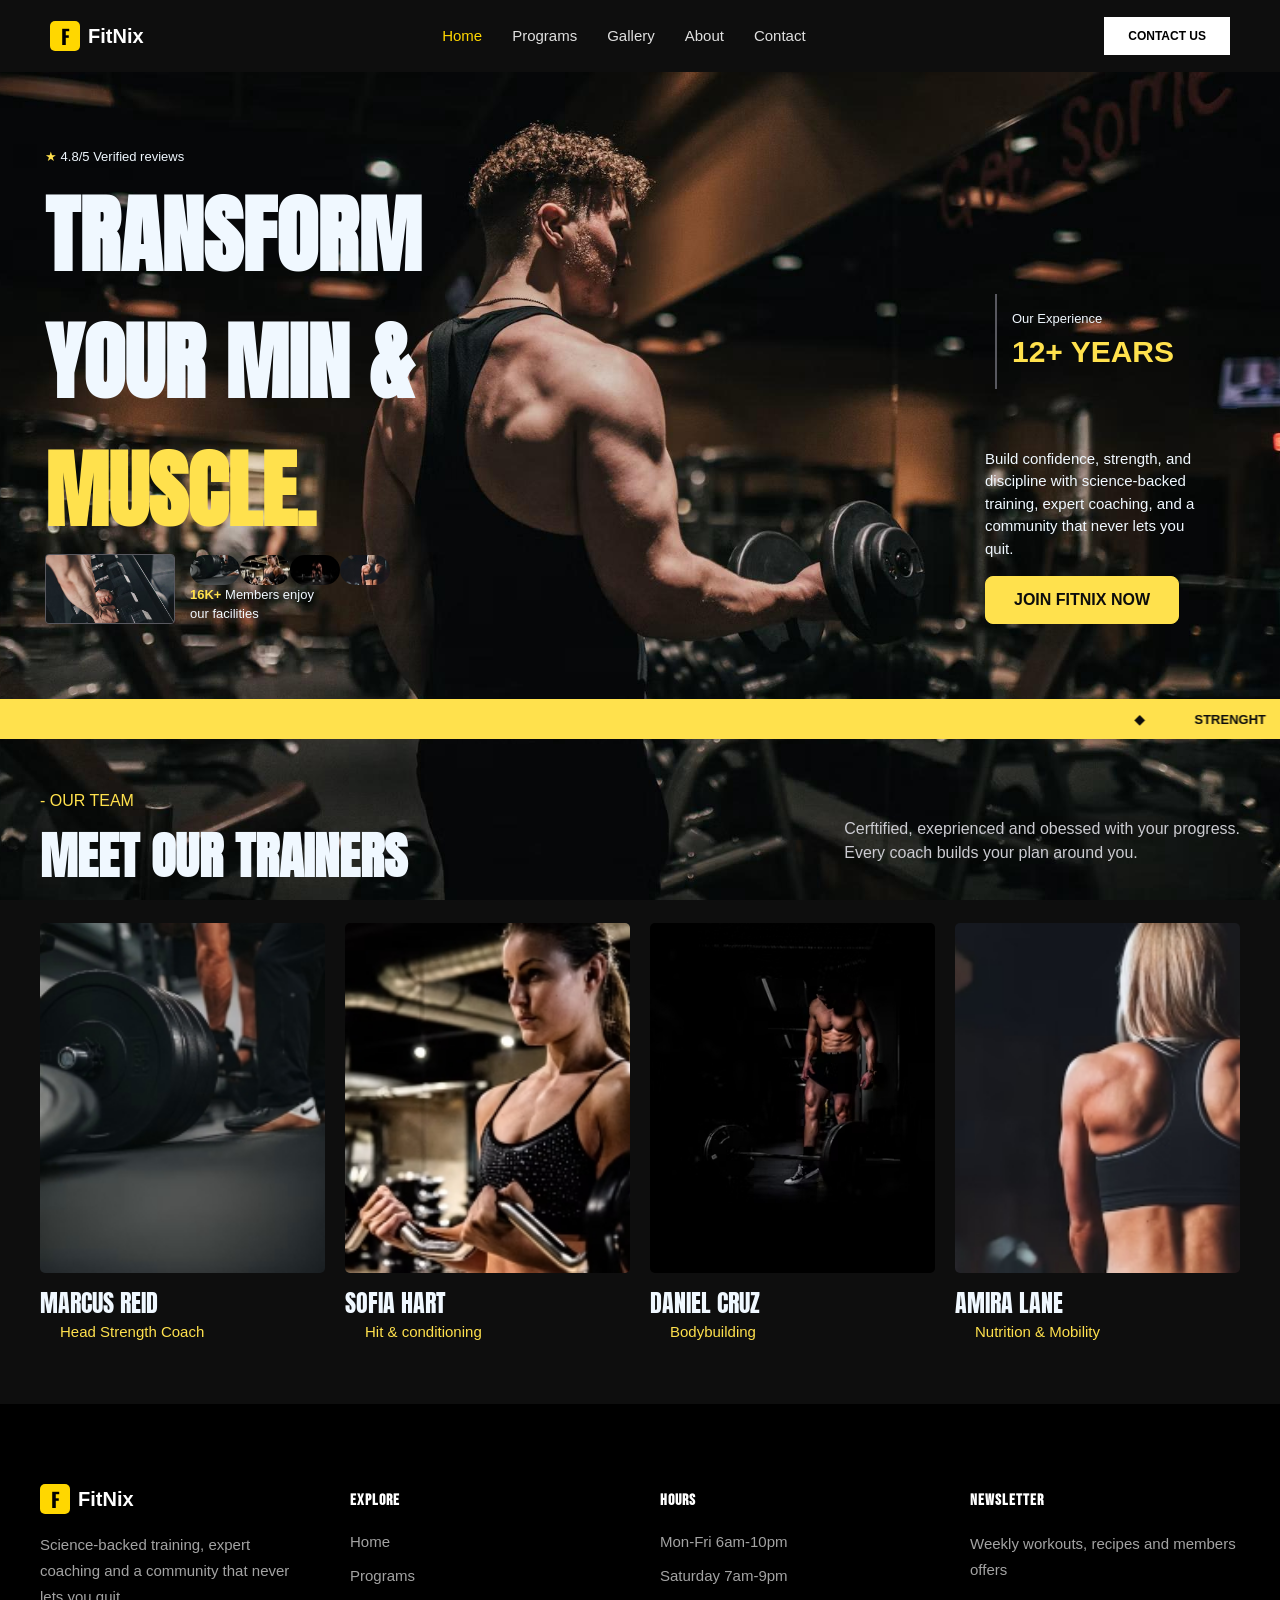
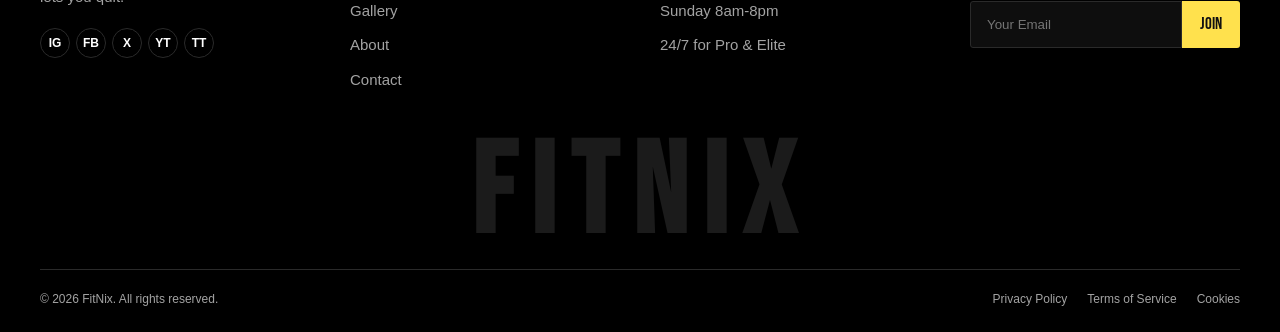
<file: index.html>
<!DOCTYPE html>
<html lang="en">
<head>
    <meta charset="UTF-8">
    <meta name="viewport" content="width=device-width, initial-scale=1.0">
    <meta
      name="description"
      content="Fit Nix, salle de sport à Casablanca : musculation, yoga, cardio et boxe fitness avec des coachs diplômés. Réservez votre cours d'essai gratuit."
    />
    <title>Fit Nix | Salle de sport à Casablanca</title>

    <link rel="preconnect" href="https://fonts.googleapis.com" />
    <link rel="preconnect" href="https://fonts.gstatic.com" crossorigin />
    <link
      href="https://fonts.googleapis.com/css2?family=Inter:wght@400;500;600&family=Poppins:wght@600;700;800&display=swap"
      rel="stylesheet"
    />

    <link rel="stylesheet" href="./css/navigation.css">
    <link rel="stylesheet" href="./css/footer.css">
    <link rel="stylesheet" href="./css/hero.css">
    <script src="./js/script.js" defer></script>
<link rel="stylesheet" href="./css/hero.css"></head>
<body class="page-home">
<nav class="navbar" aria-label="Main navigation">
        <a href="./index.html" class="logo" aria-label="FitNix home">
            <span class="logo-icon">F</span>
            <span class="logo-text">FitNix</span>
        </a>

        <ul class="nav-links" id="main-menu">
            <li><a href="./index.html" class="active">Home</a></li>
            <li><a href="./program.html">Programs</a></li>
            <li><a href="./gallery.html">Gallery</a></li>
            <li><a href="./about.html">About</a></li>
            <li><a href="./contact.html">Contact</a></li>
        </ul>

        <button class="menu-toggle" type="button" aria-label="Toggle menu" aria-controls="main-menu" aria-expanded="false">
            <span></span>
            <span></span>
            <span></span>
        </button>

        <div class="nav-action">
            <a href="./contact.html" class="btn-contact">CONTACT US</a>
        </div>
    </nav>
    
<main>
        <section>
            <div class="conteneur">
                <div class="gauche-main">
                    <p class="petite-texte paragraphe"><span class="etoile">★</span> 4.8/5 Verified reviews</p>
                    <h1>TRANSFORM <br>YOUR MIN & <strong class="titre-texte">MUSCLE.</strong></h1>
                    <div class="image-texte">
                        <div class="image-container">
                            <img class="image-main" src="image/ACCUEIL-2.jpg" alt="Des personnes s'entraînent dans une salle de sport lumineuse à Casablanca">
                        </div>
                        <div class="texte-main">
                            <div class="img-laut">
                            <img class="images-gauche" src="./image/barbell-deadlift-closeup-100x150.jpg" alt="Athlete soulevant une barre">
                            <img class="images-gauche" src="./image/woman-ez-bar-curl-100x67.jpg" alt="Femme effectuant un curl avec une barre">
                            <img class="images-gauche" src="./image/man-barbell-deadlift-100x67.jpg" alt="Homme realisant un souleve de terre">
                            <img class="images-gauche" src="./image/woman-back-muscles-100x66.jpg" alt="Femme montrant les muscles de son dos">
                            </div>
                            <p class="paragraphe"><strong class="soustitre">16K+</strong> Members enjoy <br> our facilities</p>
                        </div>
                    </div>
                </div>
                <div class="droite-main" > 
                    <div class="texte-droite-top">
                        <p class="border-text-droite paragraphe">Our Experience <br><strong>12+ YEARS</strong></p>
                    </div>
                    <div class="texte-droite-bas">
                        <p >Build confidence, strength, and discipline with science-backed training, expert coaching, and a community that never lets you quit.</p>
                        <button class="bouton bouton-principal">JOIN FITNIX NOW</button>
                    </div>
                    
                </div>
                
            </div>
            
        </section>
        <section class="marquee-direction">
            <marquee  direction="left" scrollamount="10">
                <div class="marquee">
<span>◆</span><span>STRENGHT</span><span>◆</span><span>CARDIO</span><span>◆</span><span>HIT</span><span>◆</span>
<span>BOXING</span><span>◆</span><span>MOBILITY</span><span>◆</span><span>NUTRITION</span><span>◆</span><span>COACHING</span>
<span>◆</span><span>COMMUNITY</span><span>◆</span><span>STRENGHT</span><span>◆</span><span>CARDIO</span><span>◆</span><span>HIT</span>
<span>◆</span><span>BOXING</span><span>◆</span><span>MOBILITY</span><span>◆</span><span>NUTRITION</span><span>◆</span><span>COACHING</span><span>◆</span><span>COMMUNITY</span><span>◆</span>
            </div>
            </marquee>
        </section>
        <section class="trainers-section">
            
                <div class="trainers-header">
                    <p class="soustitre">- OUR TEAM</p>
                    <h2 class="titre-header">MEET OUR TRAINERS</h2>
                </div>
                <div class="trainers-description">
                    <p class="header-p">Cerftified, exeprienced and obessed with your progress. <br>
                        Every coach builds your plan around you.
                    </p>
                </div>
            
            
                <div class="carte">
                    <img class="carte-img1" src="./image/alighne1.jpg" alt="Marcus Reid effectue un souleve de terre">
                    <h3>MARCUS REID</h3>
                    <P>Head Strength Coach</P>
                </div>
                <div class="carte">
                    <img src="./image/woman-ez-bar-curl-300x200.jpg" alt="Sofia Hart s'entraine avec une barre">
                    <h3>SOFIA HART</h3>
                    <p>Hit & conditioning</p>
                </div>
                <div class="carte">
                    <img src="./image/man-standing-over-barbell-600x400.jpg" alt="Daniel Cruz se prepare à soulever une barre">
                    <h3>DANIEL CRUZ</h3>
                    <p>Bodybuilding</p>
                </div>
                <div class="carte">
                    <img src="./image/woman-back-muscles-300x199.jpg" alt="Amira Lane montre ses muscles du dos">
                    <h3>AMIRA LANE</h3>
                    <p>Nutrition & Mobility</p>
                </div>
            
        </section>
        
    </main>
<footer class="site-footer">
        <div class="footer-container">
            <div class="footer-col">
                <div class="logo">
                    <span class="logo-icon">F</span>
                    <span class="logo-text">FitNix</span>
                </div>
                <p>Science-backed training, expert coaching and a community that never lets you quit.</p>
                <div class="footer-social">
                    <a href="#" aria-label="Instagram">IG</a>
                    <a href="#" aria-label="Facebook">FB</a>
                    <a href="#" aria-label="X">X</a>
                    <a href="#" aria-label="YouTube">YT</a>
                    <a href="#" aria-label="TikTok">TT</a>
                </div>
            </div>

            <div class="footer-col">
                <h2>EXPLORE</h2>
                <nav aria-label="Footer navigation">
                    <ul class="footer-list">
                        <li><a href="./index.html" class="active">Home</a></li>
                        <li><a href="./program.html">Programs</a></li>
                        <li><a href="./gallery.html">Gallery</a></li>
                        <li><a href="./about.html">About</a></li>
                        <li><a href="./contact.html">Contact</a></li>
                    </ul>
                </nav>
            </div>

            <div class="footer-col">
                <h2>HOURS</h2>
                <ul class="footer-list">
                    <li>Mon-Fri 6am-10pm</li>
                    <li>Saturday 7am-9pm</li>
                    <li>Sunday 8am-8pm</li>
                    <li>24/7 for Pro &amp; Elite</li>
                </ul>
            </div>

            <div class="footer-col">
                <h2>NEWSLETTER</h2>
                <p>Weekly workouts, recipes and members offers</p>
                <form class="footer-form">
                    <input type="email" name="newsletter-email" placeholder="Your Email" aria-label="Your email" required>
                    <button type="submit" class="footer-btn">JOIN</button>
                </form>
            </div>
        </div>

        <div class="footer-title" aria-hidden="true">
            <h2>FITNIX</h2>
        </div>
        <hr>
        <div class="footer-bottom">
            <span>&copy; 2026 FitNix. All rights reserved.</span>
            <div class="footer-legal">
                <a href="#">Privacy Policy</a>
                <a href="#">Terms of Service</a>
                <a href="#">Cookies</a>
            </div>
        </div>
    </footer>
</body>
</html>
</file>
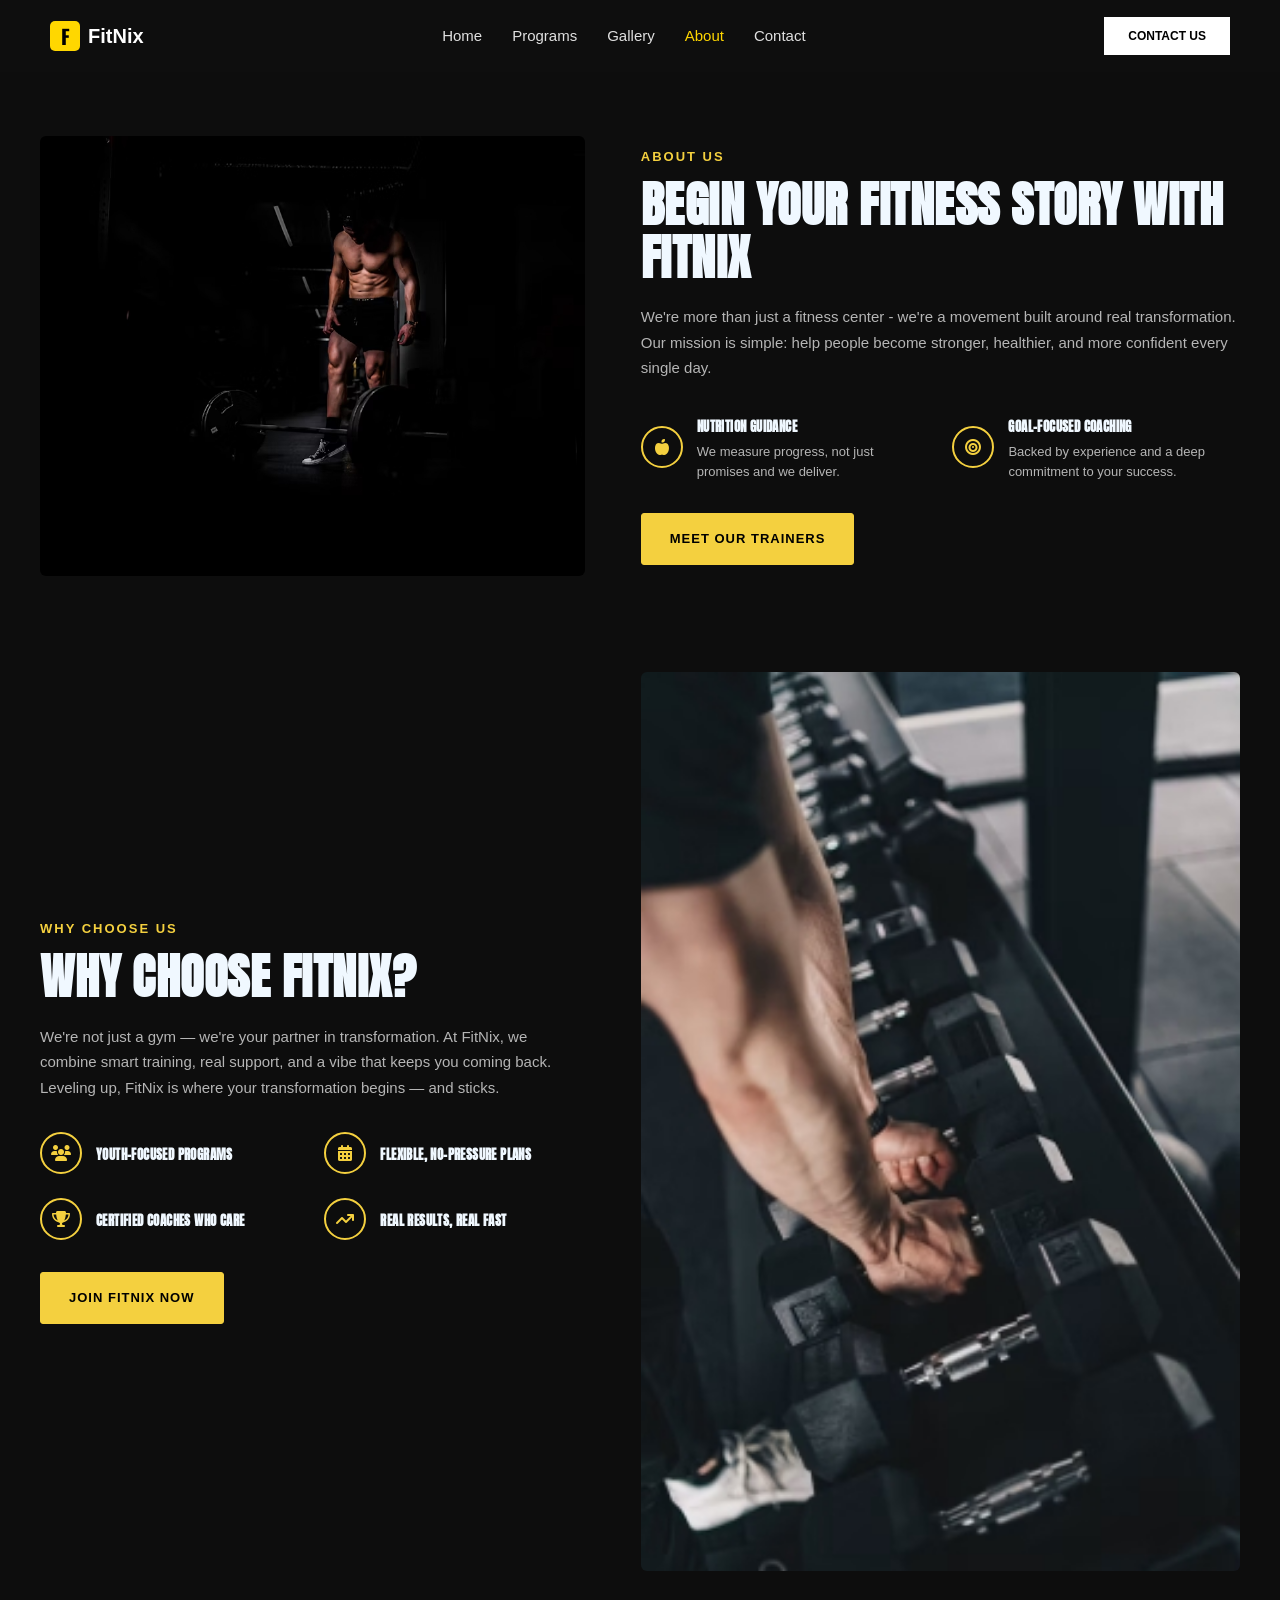
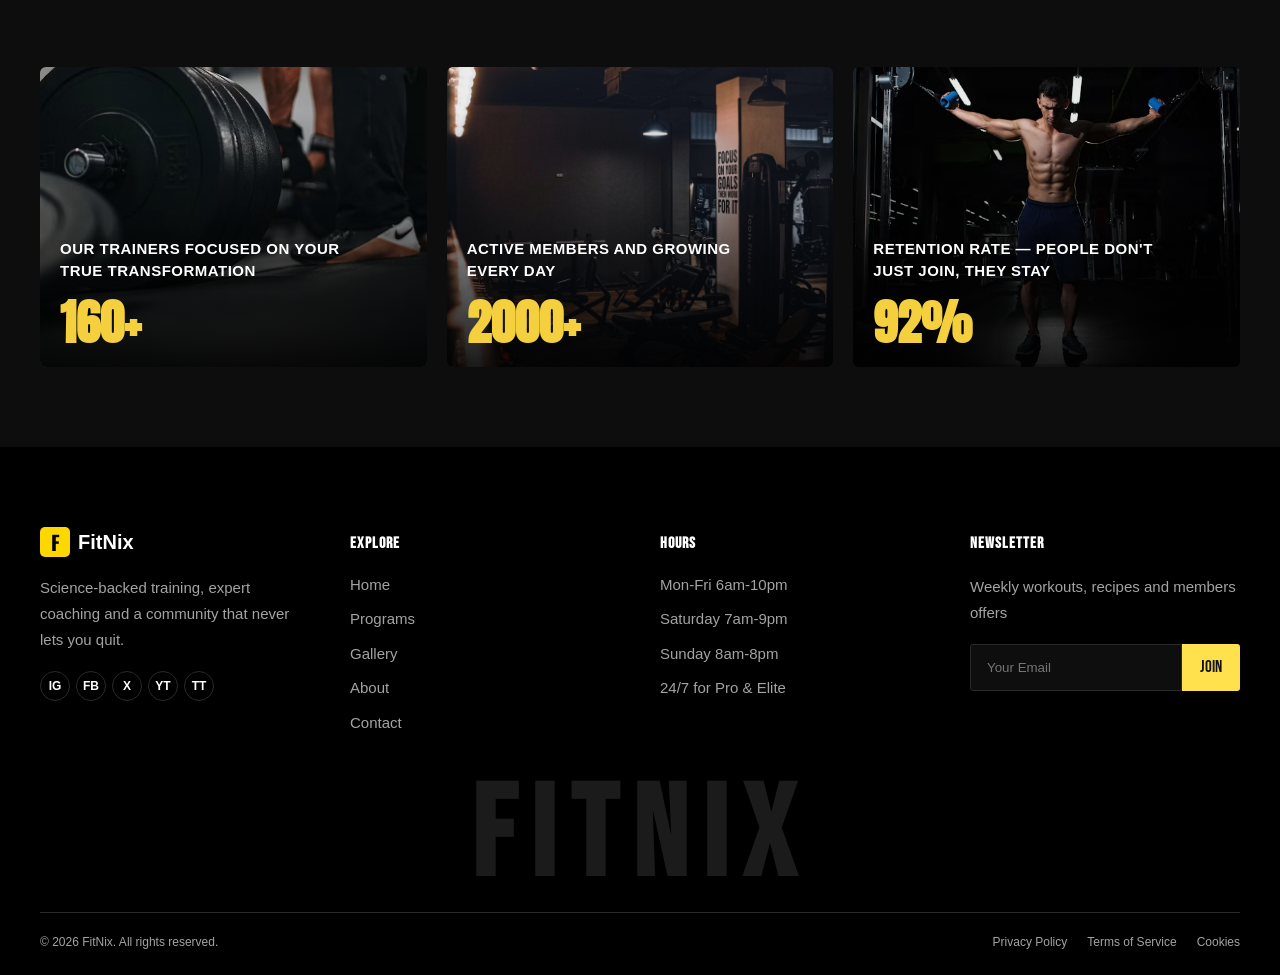
<file: about.html>
<!DOCTYPE html>
<html lang="en">
<head>
    <meta charset="UTF-8">
    <meta name="viewport" content="width=device-width, initial-scale=1.0">
    <meta
      name="description"
      content="Fit Nix, salle de sport à Casablanca : musculation, yoga, cardio et boxe fitness avec des coachs diplômés. Réservez votre cours d'essai gratuit."
    />
    <title>Fit Nix | Salle de sport à Casablanca</title>

    <link rel="preconnect" href="https://fonts.googleapis.com" />
    <link rel="preconnect" href="https://fonts.gstatic.com" crossorigin />
    <link
      href="https://fonts.googleapis.com/css2?family=Inter:wght@400;500;600&family=Poppins:wght@600;700;800&display=swap"
      rel="stylesheet"
    />

    <link rel="stylesheet" href="./css/navigation.css">
    <link rel="stylesheet" href="./css/footer.css">
    <link rel="stylesheet" href="./css/hero.css">
    <script src="./js/script.js" defer></script>
<link rel="stylesheet" href="./css/about.css">
<link rel="stylesheet" href="https://cdnjs.cloudflare.com/ajax/libs/font-awesome/6.5.0/css/all.min.css"></head>
<body class="page-about"> 
<nav class="navbar" aria-label="Main navigation">
        <a href="./index.html" class="logo" aria-label="FitNix home">
            <span class="logo-icon">F</span>
            <span class="logo-text">FitNix</span>
        </a>
 
        <ul class="nav-links" id="main-menu">
            <li><a href="./index.html">Home</a></li>
            <li><a href="./program.html">Programs</a></li>
            <li><a href="./gallery.html">Gallery</a></li>
            <li><a href="./about.html"class="active">About</a></li>
            <li><a href="./contact.html">Contact</a></li>
        </ul>
 
        <button class="menu-toggle" type="button" aria-label="Toggle menu" aria-controls="main-menu" aria-expanded="false">
            <span></span>
            <span></span>
            <span></span>
        </button>

        <div class="nav-action">
            <a href="./contact.html" class="btn-contact">CONTACT US</a>
        </div>
    </nav>
    
<main>
<section class="about-section">
    <div class="image">
        <img src="image/man-standing-over-barbell.jpg" alt="Athlete preparing to lift a barbell">
    </div>

    <div class="prin">

        <div class="big-title">
            <p class="about-label">ABOUT US</p>
            <h1>BEGIN YOUR FITNESS STORY WITH FITNIX</h1>
            <p class="about-text">We're more than just a fitness center - we're a movement built around real transformation. Our mission is simple: help people become stronger, healthier, and more confident every single day.</p>
        </div>
        <div class="icons-div">
        <div class="title-min">
            <i class="fa-solid fa-apple-whole"></i>
            <h3>NUTRITION GUIDANCE</h3>
            <p>We measure progress, not just promises and we deliver.</p>
        </div>

        <div class="title-minn">
            <i class="fa-solid fa-bullseye"></i>
            <h3>GOAL-FOCUSED COACHING</h3>
            <p>Backed by experience and a deep commitment to your success.</p>
        </div>
        </div>
        <div class="button">
            <a href="contact.html" class="submit-button">MEET OUR TRAINERS</a>
        </div>

    </div>
 </section>
<section class="why-section">
<div class="totale">
    <div class="big-titlee">

        <p class="about-label">WHY CHOOSE US</p>
        <h2>WHY CHOOSE FITNIX?</h2>
        <p class="about-text">We're not just a gym — we're your partner in transformation. At FitNix, we combine smart training, real support, and a vibe that keeps you coming back. Leveling up, FitNix is where your transformation begins — and sticks.</p>
    </div>
<div class="why-features">
    <article class="why-feature">
        <i class="fa-solid fa-users"></i>
        <h3>YOUTH-FOCUSED PROGRAMS</h3>
    </article>

    <article class="why-feature">
        <i class="fa-solid fa-calendar-days"></i>
        <h3>FLEXIBLE, NO-PRESSURE PLANS</h3>
    </article>

    <article class="why-feature">
        <i class="fa-solid fa-trophy"></i>
        <h3>CERTIFIED COACHES WHO CARE</h3>
    </article>

    <article class="why-feature">
        <i class="fa-solid fa-arrow-trend-up"></i>
        <h3>REAL RESULTS, REAL FAST</h3>
    </article>
</div>
    <div class="button">
        <a href="contact.html" class="submit-button">JOIN FITNIX NOW</a>
    </div>
</div>
    <div class="imagee about2">
        <img src="image/about2.jpg" alt="Athlete training with weights">
    </div>
</section>

<section class="stats-section" aria-label="FitNix at a glance">
    <article class="stat-card">
        <img src="image/barbell-deadlift-closeup.jpg" alt="" loading="lazy">
        <div class="info">
            <p>OUR TRAINERS FOCUSED ON YOUR TRUE TRANSFORMATION</p>
            <h2>160+</h2>
        </div>
    </article>
    <article class="stat-card">
        <img src="image/fitnix-contact-background.jpg" alt="" loading="lazy">
        <div class="info">
            <p>ACTIVE MEMBERS AND GROWING EVERY DAY</p>
            <h2>2000+</h2>
        </div>
    </article>
    <article class="stat-card">
        <img src="image/man-cable-chest-fly.jpg" alt="" loading="lazy">
        <div class="info">
            <p>RETENTION RATE — PEOPLE DON'T JUST JOIN, THEY STAY</p>
            <h2>92%</h2>
        </div>
    </article>
</section>
</main>
<footer class="site-footer">
        <div class="footer-container">
            <div class="footer-col">
                <div class="logo">
                    <span class="logo-icon">F</span>
                    <span class="logo-text">FitNix</span>
                </div>
                <p>Science-backed training, expert coaching and a community that never lets you quit.</p>
                <div class="footer-social">
                    <a href="#" aria-label="Instagram">IG</a>
                    <a href="#" aria-label="Facebook">FB</a>
                    <a href="#" aria-label="X">X</a>
                    <a href="#" aria-label="YouTube">YT</a>
                    <a href="#" aria-label="TikTok">TT</a>
                </div>
            </div>

            <div class="footer-col">
                <h2>EXPLORE</h2>
                <nav aria-label="Footer navigation">
                    <ul class="footer-list">
                        <li><a href="./index.html" class="active">Home</a></li>
                        <li><a href="./program.html">Programs</a></li>
                        <li><a href="./gallery.html">Gallery</a></li>
                        <li><a href="./about.html">About</a></li>
                        <li><a href="./contact.html">Contact</a></li>
                    </ul>
                </nav>
            </div>

            <div class="footer-col">
                <h2>HOURS</h2>
                <ul class="footer-list">
                    <li>Mon-Fri 6am-10pm</li>
                    <li>Saturday 7am-9pm</li>
                    <li>Sunday 8am-8pm</li>
                    <li>24/7 for Pro &amp; Elite</li>
                </ul>
            </div>

            <div class="footer-col">
                <h2>NEWSLETTER</h2>
                <p>Weekly workouts, recipes and members offers</p>
                <form class="footer-form">
                    <input type="email" name="newsletter-email" placeholder="Your Email" aria-label="Your email" required>
                    <button type="submit" class="footer-btn">JOIN</button>
                </form>
            </div>
        </div>

        <div class="footer-title" aria-hidden="true">
            <h2>FITNIX</h2>
        </div>
        <hr>
        <div class="footer-bottom">
            <span>&copy; 2026 FitNix. All rights reserved.</span>
            <div class="footer-legal">
                <a href="#">Privacy Policy</a>
                <a href="#">Terms of Service</a>
                <a href="#">Cookies</a>
            </div>
        </div>
    </footer>
</body>
</html>
</file>
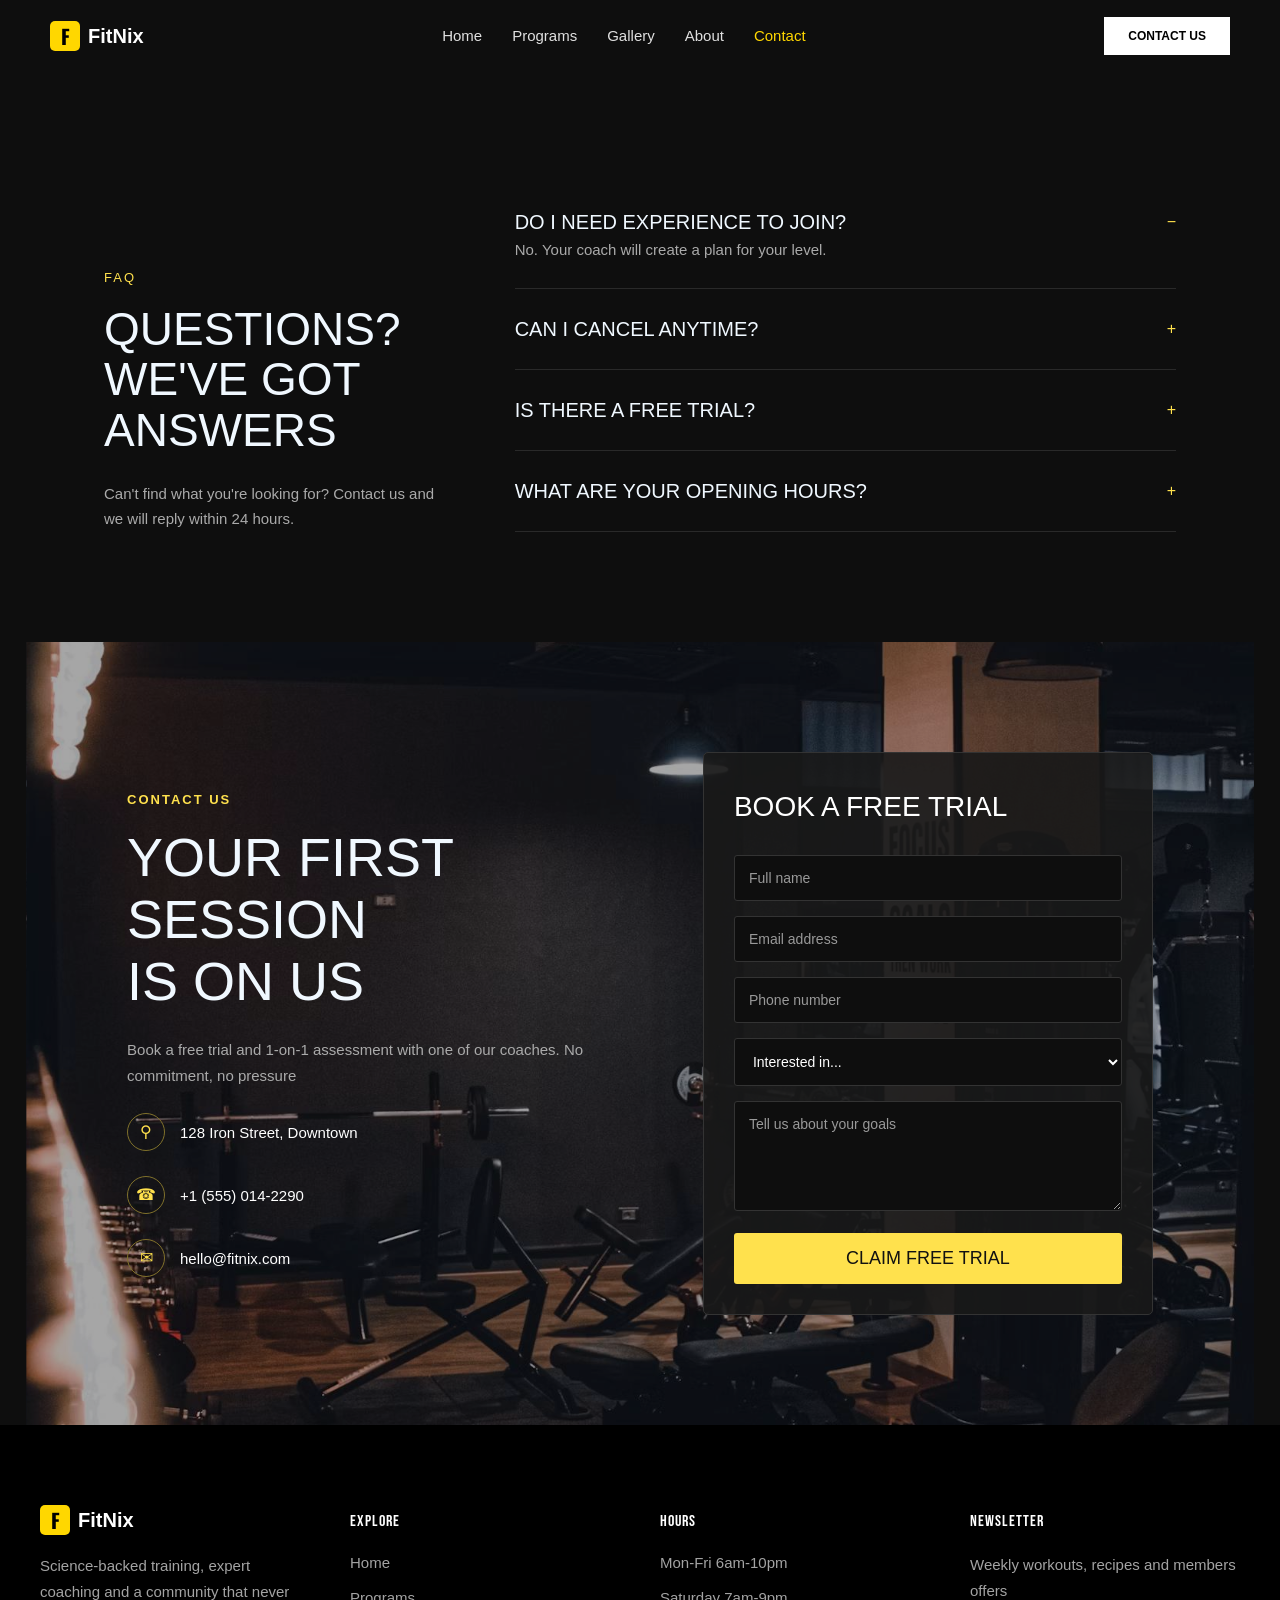
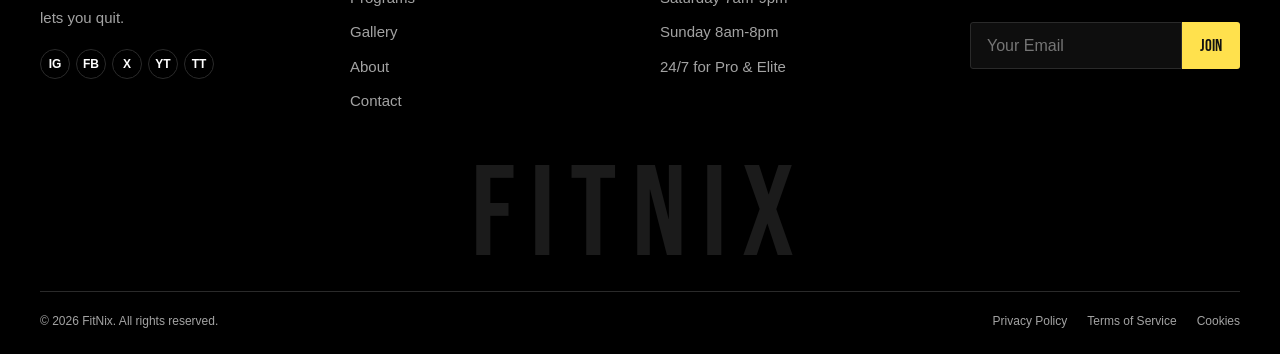
<file: contact.html>
<!DOCTYPE html>
<html lang="en">
<head>
    <meta charset="UTF-8">
    <meta name="viewport" content="width=device-width, initial-scale=1.0">
    <meta
      name="description"
      content="Fit Nix, salle de sport à Casablanca : musculation, yoga, cardio et boxe fitness avec des coachs diplômés. Réservez votre cours d'essai gratuit."
    />
    <title>Fit Nix | Salle de sport à Casablanca</title>

    <link rel="preconnect" href="https://fonts.googleapis.com" />
    <link rel="preconnect" href="https://fonts.gstatic.com" crossorigin />
    <link
      href="https://fonts.googleapis.com/css2?family=Inter:wght@400;500;600&family=Poppins:wght@600;700;800&display=swap"
      rel="stylesheet"
    />

    <link rel="stylesheet" href="./css/navigation.css">
    <link rel="stylesheet" href="./css/footer.css">
    <link rel="stylesheet" href="./css/hero.css">
    <script src="./js/script.js" defer></script>
<link rel="stylesheet" href="./css/contact.css">
</head>
<body class="page-contact">
<nav class="navbar" aria-label="Main navigation">
        <a href="./index.html" class="logo" aria-label="FitNix home">
            <span class="logo-icon">F</span>
            <span class="logo-text">FitNix</span>
        </a>

        <ul class="nav-links" id="main-menu">
            <li><a href="./index.html">Home</a></li>
            <li><a href="./program.html">Programs</a></li>
            <li><a href="./gallery.html">Gallery</a></li>
            <li><a href="./about.html">About</a></li>
            <li><a href="./contact.html" class="active">Contact</a></li>
        </ul>

        <button class="menu-toggle" type="button" aria-label="Toggle menu" aria-controls="main-menu" aria-expanded="false">
            <span></span>
            <span></span>
            <span></span>
        </button>

        <div class="nav-action">
            <a href="./contact.html" class="btn-contact">CONTACT US</a>
        </div>
    </nav>
    
<main>
      <section id="faq">
      <div class="conteneur">
        <div class="faq-intro">
        <p>FAQ</p>
        <h2>QUESTIONS?<br>WE'VE GOT ANSWERS</h2>
        <p>Can't find what you're looking for? Contact us and we will reply within 24 hours.</p>

        </div>
        <div class="questions">
          <details open>
            <summary>
          <h3>DO I NEED EXPERIENCE TO JOIN?</h3>
            </summary>
          <p>No. Your coach will create a plan for your level.</p>
          </details>

          <details>
            <summary>
          <h3>CAN I CANCEL ANYTIME?</h3>
            </summary>
          <p>Contact our team for cancellation conditions.</p>
          </details>

          <details>
            <summary>
          <h3>IS THERE A FREE TRIAL?</h3>
            </summary>
          <p>Yes! Fill in the form below to request a free session.</p>
          </details>

          <details>
            <summary>
          <h3>WHAT ARE YOUR OPENING HOURS?</h3>
            </summary>
          <p>Contact our team for our opening hours.</p>
          </details>
        </div>
      </div>
    </section>
      <section id="contact">
        <div class="conteneur contact-contenu">
          <div class="contact-infos">
            <p class="contact-surtitre">CONTACT US</p>
            <h1>YOUR FIRST SESSION<br>IS ON US</h1>
            <p>Book a free trial and 1-on-1 assessment with one of our coaches. No commitment, no pressure</p>

            <div class="contact-info">
              <span class="contact-icone" aria-hidden="true">
                &#9906;
              </span>
              <div>
               
                <p>128 Iron Street, Downtown</p>
              </div>
            </div>

            <div class="contact-info">
              <span class="contact-icone" aria-hidden="true">
                &#9742;&#65038;
              </span>
              <div>
              
                <p>+1 (555) 014-2290</p>
              </div>
            </div>

            <div class="contact-info">
              <span class="contact-icone" aria-hidden="true">
                &#9993;&#65038;
              </span>
              <div>
               
                <p>hello@fitnix.com</p>
              </div>
            </div>
          </div>

          <form class="formulaire-contact">
            <p class="contact-titre-menu">BOOK A FREE TRIAL</p>

            <div class="champ">
              <label for="nom-complet"></label>
              <input
                type="text"
                id="nom-complet"
                name="nom_complet"
                placeholder="Full name"
                required
              />
            </div>

            <div class="champ">
              <label for="email"></label>
              <input
                type="email"
                id="email"
                name="email"
                placeholder="Email address"
                required
              />
            </div>

            <div class="champ">
              <label for="phone number"></label>
              <input
                type="tel"
                id="telefon"
                name="telefon"
                placeholder="Phone number"
                required
                />
            </div>

           <div class="champ">
            <select name="interest" required>
            <option value="" disabled selected>Interested in...</option>
            <option value="strength">STRENGTH TRAINING</option>
            <option value="cardio">HIIT &amp; CARDIO</option>
            <option value="recomp">BODY RECOMP</option>
            <option value="fitness">FUNCTIONAL FITNESS</option>
            </select>
            </div>
            <div class="champ">
              <label for="message"></label>
              <textarea
                id="message"
                name="message"
                placeholder="Tell us about your goals"
                required
              ></textarea>
            </div>

            <button type="submit" class="contact-envoyer">CLAIM FREE TRIAL</button>
            </form>
        </div>
      </section>
    </main>
<footer class="site-footer">
        <div class="footer-container">
            <div class="footer-col">
                <div class="logo">
                    <span class="logo-icon">F</span>
                    <span class="logo-text">FitNix</span>
                </div>
                <p>Science-backed training, expert coaching and a community that never lets you quit.</p>
                <div class="footer-social">
                    <a href="#" aria-label="Instagram">IG</a>
                    <a href="#" aria-label="Facebook">FB</a>
                    <a href="#" aria-label="X">X</a>
                    <a href="#" aria-label="YouTube">YT</a>
                    <a href="#" aria-label="TikTok">TT</a>
                </div>
            </div>

            <div class="footer-col">
                <h2>EXPLORE</h2>
                <nav aria-label="Footer navigation">
                    <ul class="footer-list">
                        <li><a href="./index.html" class="active">Home</a></li>
                        <li><a href="./program.html">Programs</a></li>
                        <li><a href="./gallery.html">Gallery</a></li>
                        <li><a href="./about.html">About</a></li>
                        <li><a href="./contact.html">Contact</a></li>
                    </ul>
                </nav>
            </div>

            <div class="footer-col">
                <h2>HOURS</h2>
                <ul class="footer-list">
                    <li>Mon-Fri 6am-10pm</li>
                    <li>Saturday 7am-9pm</li>
                    <li>Sunday 8am-8pm</li>
                    <li>24/7 for Pro &amp; Elite</li>
                </ul>
            </div>

            <div class="footer-col">
                <h2>NEWSLETTER</h2>
                <p>Weekly workouts, recipes and members offers</p>
                <form class="footer-form">
                    <input type="email" name="newsletter-email" placeholder="Your Email" aria-label="Your email" required>
                    <button type="submit" class="footer-btn">JOIN</button>
                </form>
            </div>
        </div>

        <div class="footer-title" aria-hidden="true">
            <h2>FITNIX</h2>
        </div>
        <hr>
        <div class="footer-bottom">
            <span>&copy; 2026 FitNix. All rights reserved.</span>
            <div class="footer-legal">
                <a href="#">Privacy Policy</a>
                <a href="#">Terms of Service</a>
                <a href="#">Cookies</a>
            </div>
        </div>
    </footer>
</body>
</html>
</file>
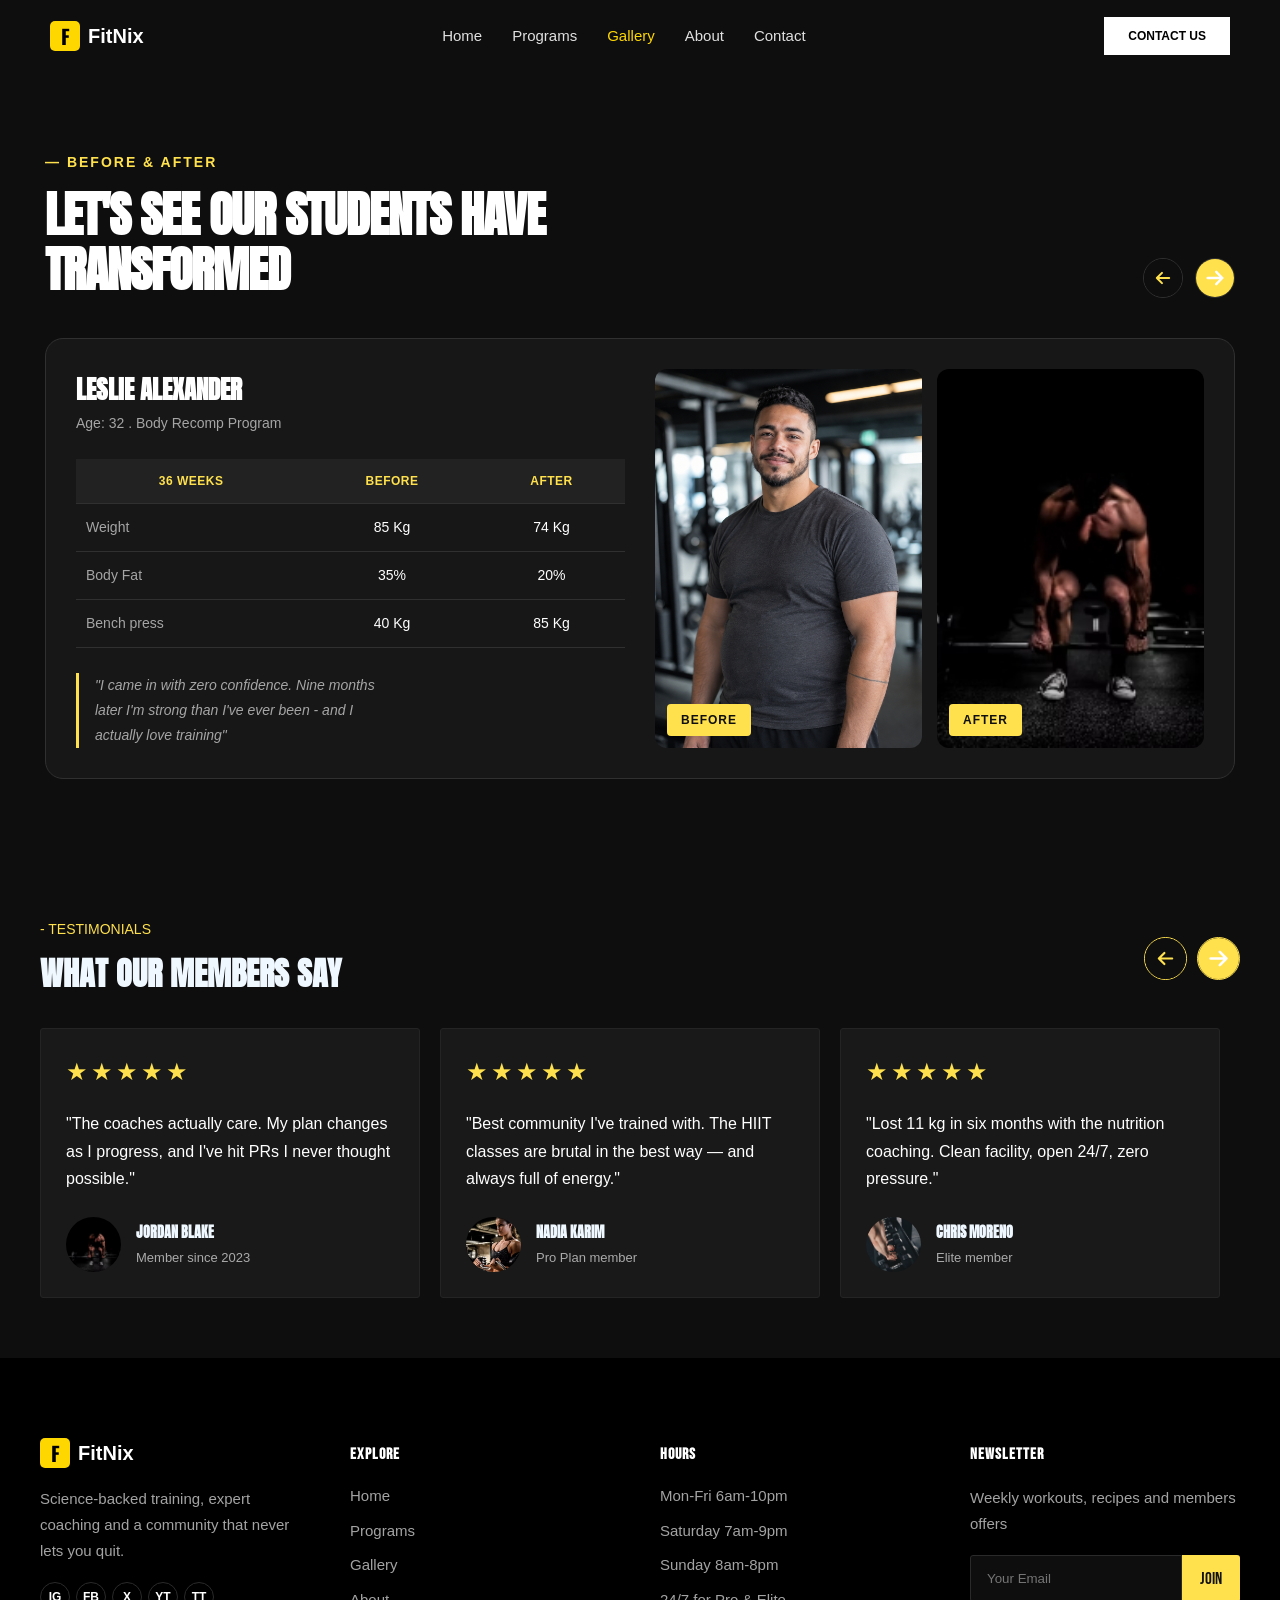
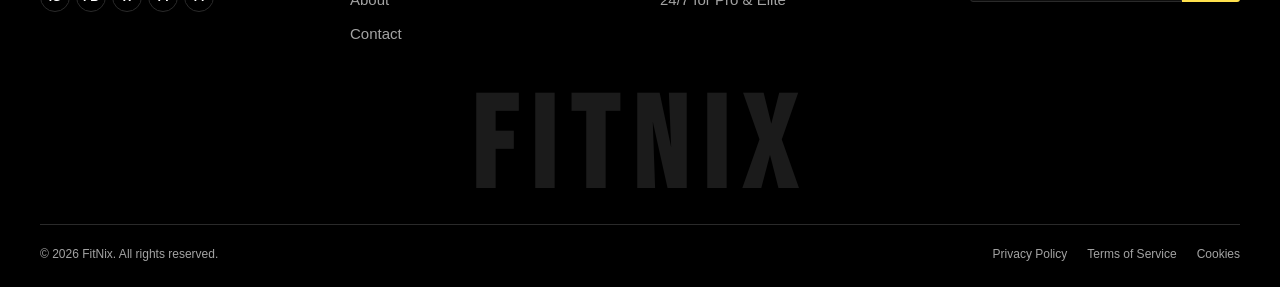
<file: gallery.html>
<!DOCTYPE html>
<html lang="en">
<head>
    <meta charset="UTF-8">
    <meta name="viewport" content="width=device-width, initial-scale=1.0">
    <meta
      name="description"
      content="Fit Nix, salle de sport à Casablanca : musculation, yoga, cardio et boxe fitness avec des coachs diplômés. Réservez votre cours d'essai gratuit."
    />
    <title>Fit Nix | Salle de sport à Casablanca</title>

    <link rel="preconnect" href="https://fonts.googleapis.com" />
    <link rel="preconnect" href="https://fonts.gstatic.com" crossorigin />
    <link
      href="https://fonts.googleapis.com/css2?family=Inter:wght@400;500;600&family=Poppins:wght@600;700;800&display=swap"
      rel="stylesheet"
    />

    <link rel="stylesheet" href="./css/navigation.css">
    <link rel="stylesheet" href="./css/footer.css">
    <link rel="stylesheet" href="./css/hero.css">
    <script src="./js/script.js" defer></script>
<link rel="stylesheet" href="./css/gallery.css"></head>
<body class="page-gallery"> 
<nav class="navbar" aria-label="Main navigation">
        <a href="./index.html" class="logo" aria-label="FitNix home">
            <span class="logo-icon">F</span>
            <span class="logo-text">FitNix</span>
        </a>

        <ul class="nav-links" id="main-menu">
            <li><a href="./index.html" >Home</a></li>
            <li><a href="./program.html">Programs</a></li>
            <li><a href="./gallery.html" class="active">Gallery</a></li>
            <li><a href="./about.html">About</a></li>
            <li><a href="./contact.html">Contact</a></li>
        </ul>

        <button class="menu-toggle" type="button" aria-label="Toggle menu" aria-controls="main-menu" aria-expanded="false">
            <span></span>
            <span></span>
            <span></span>
        </button>

        <div class="nav-action">
            <a href="./contact.html" class="btn-contact">CONTACT US</a>
        </div>
    </nav>
    
<main>
        <section class="transformation-section">

            <input type="radio" name="slide" id="slide1" checked>
            <input type="radio" name="slide" id="slide2">
            <input type="radio" name="slide" id="slide3">
            <input type="radio" name="slide" id="slide4">

            <div class="section-header"> 
                <div class="section-title">
                    <p> — Before & After</p>
                    <h1>LET'S SEE OUR STUDENTS HAVE TRANSFORMED</h1>          
                </div> 

                <div class="section-buttons">
                    <div class="controls-slide1">
                        <label for="slide4" class="btn prev"><svg viewBox="-6.48 -6.48 36.96 36.96" fill="none" xmlns="http://www.w3.org/2000/svg" transform="rotate(270)"><g id="SVGRepo_bgCarrier" stroke-width="0"><rect x="-6.48" y="-6.48" width="36.96" height="36.96" rx="18.48" fill="#0E0E0E" strokewidth="0"></rect></g><g id="SVGRepo_tracerCarrier" stroke-linecap="round" stroke-linejoin="round"></g><g id="SVGRepo_iconCarrier"> <path d="M12 6V18M12 6L7 11M12 6L17 11" stroke="#FFE14D" stroke-width="2" stroke-linecap="round" stroke-linejoin="round"></path> </g></svg></label>
                        <label for="slide2" class="btn next"><svg viewBox="-3.6 -3.6 31.20 31.20" fill="none" xmlns="http://www.w3.org/2000/svg" transform="rotate(90)" stroke="#FFFFFF"><g id="SVGRepo_bgCarrier" stroke-width="0"><rect x="-3.6" y="-3.6" width="31.20" height="31.20" rx="15.6" fill="#FFE14D" strokewidth="0"></rect></g><g id="SVGRepo_tracerCarrier" stroke-linecap="round" stroke-linejoin="round"></g><g id="SVGRepo_iconCarrier"> <path d="M12 6V18M12 6L7 11M12 6L17 11" stroke="#F" stroke-width="2" stroke-linecap="round" stroke-linejoin="round"></path> </g></svg></label>
                    </div>

                    <div class="controls-slide2">
                        <label for="slide1" class="btn prev"><svg viewBox="-6.48 -6.48 36.96 36.96" fill="none" xmlns="http://www.w3.org/2000/svg" transform="rotate(270)"><g id="SVGRepo_bgCarrier" stroke-width="0"><rect x="-6.48" y="-6.48" width="36.96" height="36.96" rx="18.48" fill="#0E0E0E" strokewidth="0"></rect></g><g id="SVGRepo_tracerCarrier" stroke-linecap="round" stroke-linejoin="round"></g><g id="SVGRepo_iconCarrier"> <path d="M12 6V18M12 6L7 11M12 6L17 11" stroke="#FFE14D" stroke-width="2" stroke-linecap="round" stroke-linejoin="round"></path> </g></svg></label>
                        <label for="slide3" class="btn next"><svg viewBox="-3.6 -3.6 31.20 31.20" fill="none" xmlns="http://www.w3.org/2000/svg" transform="rotate(90)" stroke="#FFFFFF"><g id="SVGRepo_bgCarrier" stroke-width="0"><rect x="-3.6" y="-3.6" width="31.20" height="31.20" rx="15.6" fill="#FFE14D" strokewidth="0"></rect></g><g id="SVGRepo_tracerCarrier" stroke-linecap="round" stroke-linejoin="round"></g><g id="SVGRepo_iconCarrier"> <path d="M12 6V18M12 6L7 11M12 6L17 11" stroke="#F" stroke-width="2" stroke-linecap="round" stroke-linejoin="round"></path> </g></svg></label>
                    </div>

                    <div class="controls-slide3">
                        <label for="slide2" class="btn prev"><svg viewBox="-6.48 -6.48 36.96 36.96" fill="none" xmlns="http://www.w3.org/2000/svg" transform="rotate(270)"><g id="SVGRepo_bgCarrier" stroke-width="0"><rect x="-6.48" y="-6.48" width="36.96" height="36.96" rx="18.48" fill="#0E0E0E" strokewidth="0"></rect></g><g id="SVGRepo_tracerCarrier" stroke-linecap="round" stroke-linejoin="round"></g><g id="SVGRepo_iconCarrier"> <path d="M12 6V18M12 6L7 11M12 6L17 11" stroke="#FFE14D" stroke-width="2" stroke-linecap="round" stroke-linejoin="round"></path> </g></svg></label>
                        <label for="slide4" class="btn next"><svg viewBox="-3.6 -3.6 31.20 31.20" fill="none" xmlns="http://www.w3.org/2000/svg" transform="rotate(90)" stroke="#FFFFFF"><g id="SVGRepo_bgCarrier" stroke-width="0"><rect x="-3.6" y="-3.6" width="31.20" height="31.20" rx="15.6" fill="#FFE14D" strokewidth="0"></rect></g><g id="SVGRepo_tracerCarrier" stroke-linecap="round" stroke-linejoin="round"></g><g id="SVGRepo_iconCarrier"> <path d="M12 6V18M12 6L7 11M12 6L17 11" stroke="#F" stroke-width="2" stroke-linecap="round" stroke-linejoin="round"></path> </g></svg></label>
                    </div>

                    <div class="controls-slide4">
                        <label for="slide3" class="btn prev"><svg viewBox="-6.48 -6.48 36.96 36.96" fill="none" xmlns="http://www.w3.org/2000/svg" transform="rotate(270)"><g id="SVGRepo_bgCarrier" stroke-width="0"><rect x="-6.48" y="-6.48" width="36.96" height="36.96" rx="18.48" fill="#0E0E0E" strokewidth="0"></rect></g><g id="SVGRepo_tracerCarrier" stroke-linecap="round" stroke-linejoin="round"></g><g id="SVGRepo_iconCarrier"> <path d="M12 6V18M12 6L7 11M12 6L17 11" stroke="#FFE14D" stroke-width="2" stroke-linecap="round" stroke-linejoin="round"></path> </g></svg></label>
                        <label for="slide1" class="btn next"><svg viewBox="-3.6 -3.6 31.20 31.20" fill="none" xmlns="http://www.w3.org/2000/svg" transform="rotate(90)" stroke="#FFFFFF"><g id="SVGRepo_bgCarrier" stroke-width="0"><rect x="-3.6" y="-3.6" width="31.20" height="31.20" rx="15.6" fill="#FFE14D" strokewidth="0"></rect></g><g id="SVGRepo_tracerCarrier" stroke-linecap="round" stroke-linejoin="round"></g><g id="SVGRepo_iconCarrier"> <path d="M12 6V18M12 6L7 11M12 6L17 11" stroke="#F" stroke-width="2" stroke-linecap="round" stroke-linejoin="round"></path> </g></svg></label>
                    </div>

                </div>
            </div> 

            <div class="carousel-viewport">
                <div class="carousel-track">
                    
                    <div class="section-caroussel">
                        <div class="caroussel-card">  
                            <h2>LESLIE ALEXANDER</h3>
                            <p>Age: 32 . Body Recomp Program</p>  

                            <table class="table-card"> 
                                <tr>
                                    <th>36 WEEKS</th>
                                    <th>BEFORE</th>
                                    <th>AFTER</th>
                                </tr>
                                <tr>
                                    <td>Weight</td>
                                    <td>85 Kg</td>
                                    <td>74 Kg</td>
                                </tr>
                                <tr>
                                    <td>Body Fat</td>
                                    <td>35%</td>
                                    <td>20%</td>
                                </tr>
                                <tr>
                                    <td>Bench press</td>
                                    <td>40 Kg</td>
                                    <td>85 Kg</td>
                                </tr>
                            </table>

                            <p class="student-paragraphe" >
                                "I came in with zero confidence. Nine months <br> later I'm strong than I've ever been - and I<br> actually love training"
                            </p>              
                        </div>   

                        <div class="carroussel-images">        
                    
                            <figure class="carousel-image">
                                <img src="./image/LeslieAfter.png"  >
                                <figcaption>BEFORE</figcaption> 
                            </figure>

                            <figure class="carousel-image">
                                <img src="./image/man-barbell-deadlift-350x234.jpg">
                                <figcaption>AFTER</figcaption> 
                            </figure>
                    
                        </div>  
                    </div>

                    <div class="section-caroussel">

                        <div class="caroussel-card">
                            <h2>ALEX MORGAN</h2>
                            <p>Age: 24 · Body Recomp Program</p>

                            <table class="table-card">
                                <tr>
                                    <th>9 MONTHS</th>
                                    <th>BEFORE</th>
                                    <th>AFTER</th>
                                </tr>
                                <tr>
                                    <td>Weight</td>
                                    <td>92 Kg</td>
                                    <td>82 Kg</td>
                                </tr>
                                <tr>
                                    <td>Body Fat</td>
                                    <td>26%</td>
                                    <td>16%</td>
                                </tr>
                                <tr>
                                    <td>Bench Press</td>
                                    <td>50 Kg</td>
                                    <td>90 Kg</td>
                                </tr>
                            </table>

                            <p class="student-paragraphe">
                                "I came in with zero confidence. Nine months
                                later, I'm stronger than I've ever been —
                                and I actually love training."
                            </p>
                        </div>

                        <div class="carroussel-images">
                            <figure class="carousel-image">
                                <img src="./image/AlexBEfore.png" alt="Alex Morgan before training">
                                <figcaption>BEFORE</figcaption>
                            </figure>

                            <figure class="carousel-image">
                                <img src="./image/AlexAfter.png" alt="Alex Morgan after training">
                                <figcaption>AFTER</figcaption>
                            </figure>
                        </div>
                    </div>

                    <div class="section-caroussel">
                        <div class="caroussel-card">
                            <h2>SARAH BENNETT</h2>
                            <p>Age: 27 · Body Recomp Program</p>

                            <table class="table-card">
                                <tr>
                                    <th>18 MONTHS</th>
                                    <th>BEFORE</th>
                                    <th>AFTER</th>
                                </tr>
                                <tr>
                                    <td>Weight</td>
                                    <td>175 Kg</td>
                                    <td>67 Kg</td>
                                </tr>
                                <tr>
                                    <td>Body Fat</td>
                                    <td>46%</td>
                                    <td>24%</td>
                                </tr>
                                <tr>
                                    <td>Bench Press</td>
                                    <td>20 Kg</td>
                                    <td>40 Kg</td>
                                </tr>
                            </table>

                            <p class="student-paragraphe">
                                "I started training to feel better about myself.
                                Six months later, I'm more confident, stronger,
                                and proud of every step I've taken."
                            </p>
                        </div>
                                                                                               
                        <div class="carroussel-images">
                            <figure class="carousel-image">
                            <img src="./image/SarahBefore.png" alt="Sarah Bennett before training">
                            <figcaption>BEFORE</figcaption>
                            </figure>

                            <figure class="carousel-image">
                                <img src="./image/SarahAfter.jpg" alt="Sarah Bennett after training">
                                <figcaption>AFTER</figcaption>
                            </figure>
                        </div>
                    </div>

                    <div class="section-caroussel">
                        <div class="caroussel-card">
                            <h2>JUN HO KIM</h2>
                            <p>Age: 31 · Body Recomp Program</p>

                            <table class="table-card">
                                <tr>
                                    <th>12 MONTHS</th>
                                    <th>BEFORE</th>
                                    <th>AFTER</th>
                                </tr>
                                <tr>
                                    <td>Weight</td>
                                    <td>105 Kg</td>
                                    <td>88 Kg</td>
                                </tr>
                                <tr>
                                    <td>Body Fat</td>
                                    <td>30%</td>
                                    <td>19%</td>
                                </tr>
                                <tr>
                                    <td>Bench Press</td>
                                    <td>60 Kg</td>
                                    <td>110 Kg</td>
                                </tr>
                            </table>

                            <p class="student-paragraphe">
                                "I used to make excuses. Now training is part
                                of who I am. One year at FITNIX changed my
                                habits, my strength, and my mindset."
                            </p>
                        </div>

                        <div class="carroussel-images">
                            <figure class="carousel-image">
                                <img src="./image/JunHoKimBefore.png" alt="Daniel Carter before training">
                                <figcaption>BEFORE</figcaption>
                            </figure>

                            <figure class="carousel-image">
                                <img src="./image/JunHoKimAfter.png" alt="Daniel Carter after training">
                                <figcaption>AFTER</figcaption>
                            </figure>
                        </div> 
                    </div>
                </div> 
            </div>  
        </section>
  
        <section class="testimonials-section">
            <input type="radio" name="testimonial-slide" id="testimonial1" checked>
            <input type="radio" name="testimonial-slide" id="testimonial2">
            <input type="radio" name="testimonial-slide" id="testimonial3">
            <input type="radio" name="testimonial-slide" id="testimonial4">
            <input type="radio" name="testimonial-slide" id="testimonial5">
            <input type="radio" name="testimonial-slide" id="testimonial6">

            <div class="testimonials-header">
                <div class="testimonials-title">
                    <p class="testimonials-subtitle">- TESTIMONIALS</p>
                    <h2>WHAT OUR MEMBERS SAY</h2>
                </div>

                <div class="testimonials-buttons">
                    <div class="testimonial-controls controls-testimonial1">
                        <label for="testimonial6" class="testimonial-btn" aria-label="Commentaire précédent"><svg viewBox="-6.48 -6.48 36.96 36.96" fill="none" xmlns="http://www.w3.org/2000/svg" transform="rotate(270)"><g id="SVGRepo_bgCarrier" stroke-width="0"><rect x="-6.48" y="-6.48" width="36.96" height="36.96" rx="18.48" fill="#0E0E0E" strokewidth="0"></rect></g><g id="SVGRepo_tracerCarrier" stroke-linecap="round" stroke-linejoin="round"></g><g id="SVGRepo_iconCarrier"> <path d="M12 6V18M12 6L7 11M12 6L17 11" stroke="#FFE14D" stroke-width="2" stroke-linecap="round" stroke-linejoin="round"></path> </g></svg></label>
                        <label for="testimonial2" class="testimonial-btn" aria-label="Commentaire suivant"><svg viewBox="-3.6 -3.6 31.20 31.20" fill="none" xmlns="http://www.w3.org/2000/svg" transform="rotate(90)" stroke="#FFFFFF"><g id="SVGRepo_bgCarrier" stroke-width="0"><rect x="-3.6" y="-3.6" width="31.20" height="31.20" rx="15.6" fill="#FFE14D" strokewidth="0"></rect></g><g id="SVGRepo_tracerCarrier" stroke-linecap="round" stroke-linejoin="round"></g><g id="SVGRepo_iconCarrier"> <path d="M12 6V18M12 6L7 11M12 6L17 11" stroke="#F" stroke-width="2" stroke-linecap="round" stroke-linejoin="round"></path> </g></svg></label>
                    </div>

                    <div class="testimonial-controls controls-testimonial2">
                        <label for="testimonial1" class="testimonial-btn" aria-label="Commentaire précédent"><svg viewBox="-6.48 -6.48 36.96 36.96" fill="none" xmlns="http://www.w3.org/2000/svg" transform="rotate(270)"><g id="SVGRepo_bgCarrier" stroke-width="0"><rect x="-6.48" y="-6.48" width="36.96" height="36.96" rx="18.48" fill="#0E0E0E" strokewidth="0"></rect></g><g id="SVGRepo_tracerCarrier" stroke-linecap="round" stroke-linejoin="round"></g><g id="SVGRepo_iconCarrier"> <path d="M12 6V18M12 6L7 11M12 6L17 11" stroke="#FFE14D" stroke-width="2" stroke-linecap="round" stroke-linejoin="round"></path> </g></svg></label>
                        <label for="testimonial3" class="testimonial-btn" aria-label="Commentaire suivant"><svg viewBox="-3.6 -3.6 31.20 31.20" fill="none" xmlns="http://www.w3.org/2000/svg" transform="rotate(90)" stroke="#FFFFFF"><g id="SVGRepo_bgCarrier" stroke-width="0"><rect x="-3.6" y="-3.6" width="31.20" height="31.20" rx="15.6" fill="#FFE14D" strokewidth="0"></rect></g><g id="SVGRepo_tracerCarrier" stroke-linecap="round" stroke-linejoin="round"></g><g id="SVGRepo_iconCarrier"> <path d="M12 6V18M12 6L7 11M12 6L17 11" stroke="#F" stroke-width="2" stroke-linecap="round" stroke-linejoin="round"></path> </g></svg></label>
                    </div>

                    <div class="testimonial-controls controls-testimonial3">
                        <label for="testimonial2" class="testimonial-btn" aria-label="Commentaire précédent"><svg viewBox="-6.48 -6.48 36.96 36.96" fill="none" xmlns="http://www.w3.org/2000/svg" transform="rotate(270)"><g id="SVGRepo_bgCarrier" stroke-width="0"><rect x="-6.48" y="-6.48" width="36.96" height="36.96" rx="18.48" fill="#0E0E0E" strokewidth="0"></rect></g><g id="SVGRepo_tracerCarrier" stroke-linecap="round" stroke-linejoin="round"></g><g id="SVGRepo_iconCarrier"> <path d="M12 6V18M12 6L7 11M12 6L17 11" stroke="#FFE14D" stroke-width="2" stroke-linecap="round" stroke-linejoin="round"></path> </g></svg></label>
                        <label for="testimonial4" class="testimonial-btn" aria-label="Commentaire suivant"><svg viewBox="-3.6 -3.6 31.20 31.20" fill="none" xmlns="http://www.w3.org/2000/svg" transform="rotate(90)" stroke="#FFFFFF"><g id="SVGRepo_bgCarrier" stroke-width="0"><rect x="-3.6" y="-3.6" width="31.20" height="31.20" rx="15.6" fill="#FFE14D" strokewidth="0"></rect></g><g id="SVGRepo_tracerCarrier" stroke-linecap="round" stroke-linejoin="round"></g><g id="SVGRepo_iconCarrier"> <path d="M12 6V18M12 6L7 11M12 6L17 11" stroke="#F" stroke-width="2" stroke-linecap="round" stroke-linejoin="round"></path> </g></svg></label>
                    </div>

                    <div class="testimonial-controls controls-testimonial4">
                        <label for="testimonial3" class="testimonial-btn" aria-label="Commentaire précédent"><svg viewBox="-6.48 -6.48 36.96 36.96" fill="none" xmlns="http://www.w3.org/2000/svg" transform="rotate(270)"><g id="SVGRepo_bgCarrier" stroke-width="0"><rect x="-6.48" y="-6.48" width="36.96" height="36.96" rx="18.48" fill="#0E0E0E" strokewidth="0"></rect></g><g id="SVGRepo_tracerCarrier" stroke-linecap="round" stroke-linejoin="round"></g><g id="SVGRepo_iconCarrier"> <path d="M12 6V18M12 6L7 11M12 6L17 11" stroke="#FFE14D" stroke-width="2" stroke-linecap="round" stroke-linejoin="round"></path> </g></svg></label>
                        <label for="testimonial5" class="testimonial-btn" aria-label="Commentaire suivant"><svg viewBox="-3.6 -3.6 31.20 31.20" fill="none" xmlns="http://www.w3.org/2000/svg" transform="rotate(90)" stroke="#FFFFFF"><g id="SVGRepo_bgCarrier" stroke-width="0"><rect x="-3.6" y="-3.6" width="31.20" height="31.20" rx="15.6" fill="#FFE14D" strokewidth="0"></rect></g><g id="SVGRepo_tracerCarrier" stroke-linecap="round" stroke-linejoin="round"></g><g id="SVGRepo_iconCarrier"> <path d="M12 6V18M12 6L7 11M12 6L17 11" stroke="#F" stroke-width="2" stroke-linecap="round" stroke-linejoin="round"></path> </g></svg></label>
                    </div>

                    <div class="testimonial-controls controls-testimonial5">
                        <label for="testimonial4" class="testimonial-btn" aria-label="Commentaire précédent"><svg viewBox="-6.48 -6.48 36.96 36.96" fill="none" xmlns="http://www.w3.org/2000/svg" transform="rotate(270)"><g id="SVGRepo_bgCarrier" stroke-width="0"><rect x="-6.48" y="-6.48" width="36.96" height="36.96" rx="18.48" fill="#0E0E0E" strokewidth="0"></rect></g><g id="SVGRepo_tracerCarrier" stroke-linecap="round" stroke-linejoin="round"></g><g id="SVGRepo_iconCarrier"> <path d="M12 6V18M12 6L7 11M12 6L17 11" stroke="#FFE14D" stroke-width="2" stroke-linecap="round" stroke-linejoin="round"></path> </g></svg></label>
                        <label for="testimonial6" class="testimonial-btn" aria-label="Commentaire suivant"><svg viewBox="-3.6 -3.6 31.20 31.20" fill="none" xmlns="http://www.w3.org/2000/svg" transform="rotate(90)" stroke="#FFFFFF"><g id="SVGRepo_bgCarrier" stroke-width="0"><rect x="-3.6" y="-3.6" width="31.20" height="31.20" rx="15.6" fill="#FFE14D" strokewidth="0"></rect></g><g id="SVGRepo_tracerCarrier" stroke-linecap="round" stroke-linejoin="round"></g><g id="SVGRepo_iconCarrier"> <path d="M12 6V18M12 6L7 11M12 6L17 11" stroke="#F" stroke-width="2" stroke-linecap="round" stroke-linejoin="round"></path> </g></svg></label>
                    </div>

                    <div class="testimonial-controls controls-testimonial6">
                        <label for="testimonial5" class="testimonial-btn" aria-label="Commentaire précédent"><svg viewBox="-6.48 -6.48 36.96 36.96" fill="none" xmlns="http://www.w3.org/2000/svg" transform="rotate(270)"><g id="SVGRepo_bgCarrier" stroke-width="0"><rect x="-6.48" y="-6.48" width="36.96" height="36.96" rx="18.48" fill="#0E0E0E" strokewidth="0"></rect></g><g id="SVGRepo_tracerCarrier" stroke-linecap="round" stroke-linejoin="round"></g><g id="SVGRepo_iconCarrier"> <path d="M12 6V18M12 6L7 11M12 6L17 11" stroke="#FFE14D" stroke-width="2" stroke-linecap="round" stroke-linejoin="round"></path> </g></svg></label>
                        <label for="testimonial1" class="testimonial-btn" aria-label="Commentaire suivant"><svg viewBox="-3.6 -3.6 31.20 31.20" fill="none" xmlns="http://www.w3.org/2000/svg" transform="rotate(90)" stroke="#FFFFFF"><g id="SVGRepo_bgCarrier" stroke-width="0"><rect x="-3.6" y="-3.6" width="31.20" height="31.20" rx="15.6" fill="#FFE14D" strokewidth="0"></rect></g><g id="SVGRepo_tracerCarrier" stroke-linecap="round" stroke-linejoin="round"></g><g id="SVGRepo_iconCarrier"> <path d="M12 6V18M12 6L7 11M12 6L17 11" stroke="#F" stroke-width="2" stroke-linecap="round" stroke-linejoin="round"></path> </g></svg></label>
                    </div>

                    <div class="testimonial-controls desktop-first">
                        <label for="testimonial4" class="testimonial-btn" aria-label="Commentaires précédents"><svg viewBox="-6.48 -6.48 36.96 36.96" fill="none" xmlns="http://www.w3.org/2000/svg" transform="rotate(270)"><rect x="-6.48" y="-6.48" width="36.96" height="36.96" rx="18.48" fill="#0E0E0E"/><path d="M12 6V18M12 6L7 11M12 6L17 11" stroke="#FFE14D" stroke-width="2" stroke-linecap="round" stroke-linejoin="round"/></svg></label>
                        <label for="testimonial4" class="testimonial-btn" aria-label="Commentaires suivants"><svg viewBox="-3.6 -3.6 31.2 31.2" fill="none" xmlns="http://www.w3.org/2000/svg" transform="rotate(90)"><rect x="-3.6" y="-3.6" width="31.2" height="31.2" rx="15.6" fill="#FFE14D"/><path d="M12 6V18M12 6L7 11M12 6L17 11" stroke="#FFFFFF" stroke-width="2" stroke-linecap="round" stroke-linejoin="round"/></svg></label>
                    </div>
                    
                    <div class="testimonial-controls desktop-second">
                        <label for="testimonial1" class="testimonial-btn" aria-label="Commentaires précédents"><svg viewBox="-6.48 -6.48 36.96 36.96" fill="none" xmlns="http://www.w3.org/2000/svg" transform="rotate(270)"><rect x="-6.48" y="-6.48" width="36.96" height="36.96" rx="18.48" fill="#0E0E0E"/><path d="M12 6V18M12 6L7 11M12 6L17 11" stroke="#FFE14D" stroke-width="2" stroke-linecap="round" stroke-linejoin="round"/></svg></label>
                        <label for="testimonial1" class="testimonial-btn" aria-label="Commentaires suivants"><svg viewBox="-3.6 -3.6 31.2 31.2" fill="none" xmlns="http://www.w3.org/2000/svg" transform="rotate(90)"><rect x="-3.6" y="-3.6" width="31.2" height="31.2" rx="15.6" fill="#FFE14D"/><path d="M12 6V18M12 6L7 11M12 6L17 11" stroke="#FFFFFF" stroke-width="2" stroke-linecap="round" stroke-linejoin="round"/></svg></label>
                    </div>
                </div>
            </div>

            <div class="testimonials-viewport">
                <div class="testimonials-track">

                    <article class="testimonial-card">
                        <div class="testimonial-stars" aria-label="5 étoiles">★★★★★</div>
                        <p class="testimonial-text">
                            "The coaches actually care. My plan changes as I progress,
                            and I've hit PRs I never thought possible."
                        </p>
                        <div class="testimonial-member">
                            <img src="./image/man-barbell-deadlift-350x234.jpg" alt="Jordan Blake" class="member-avatar">
                            <div class="member-info">
                                <h3>JORDAN BLAKE</h3>
                                <p>Member since 2023</p>
                            </div>
                        </div>
                    </article>

                    <article class="testimonial-card">
                        <div class="testimonial-stars" aria-label="5 étoiles">★★★★★</div>
                        <p class="testimonial-text">
                            "Best community I've trained with. The HIIT classes are brutal
                            in the best way — and always full of energy."
                        </p>
                        <div class="testimonial-member">
                            <img src="./image/woman-ez-bar-curl-300x200.jpg" alt="Nadia Karim" class="member-avatar">
                            <div class="member-info">
                                <h3>NADIA KARIM</h3>
                                <p>Pro Plan member</p>
                            </div>
                        </div>
                    </article>

                    <article class="testimonial-card">
                        <div class="testimonial-stars" aria-label="5 étoiles">★★★★★</div>
                        <p class="testimonial-text">
                            "Lost 11 kg in six months with the nutrition coaching.
                            Clean facility, open 24/7, zero pressure."
                        </p>
                        <div class="testimonial-member">
                            <img src="./image/man-picking-up-dumbbells-500x750.jpg" alt="Chris Moreno" class="member-avatar">
                            <div class="member-info">
                                <h3>CHRIS MORENO</h3>
                                <p>Elite member</p>
                            </div>
                        </div>
                    </article>

                    <article class="testimonial-card">
                        <div class="testimonial-stars" aria-label="5 étoiles">★★★★★</div>
                        <p class="testimonial-text">
                            "I've become stronger and more confident.
                            Every workout helps me get closer to my goals."
                        </p>
                        <div class="testimonial-member">
                            <img src="./image/man-barbell-deadlift-350x234.jpg" alt="Alex Morgan" class="member-avatar">
                            <div class="member-info">
                                <h3>ALEX MORGAN</h3>
                                <p>Member since 2024</p>
                            </div>
                        </div>
                    </article>

                    <article class="testimonial-card">
                        <div class="testimonial-stars" aria-label="5 étoiles">★★★★★</div>
                        <p class="testimonial-text">
                            "The atmosphere is amazing. The trainers motivate me
                            and make every session enjoyable."
                        </p>
                        <div class="testimonial-member">
                            <img src="./image/woman-ez-bar-curl-300x200.jpg" alt="Sara Wilson" class="member-avatar">
                            <div class="member-info">
                                <h3>SARA WILSON</h3>
                                <p>Premium member</p>
                            </div>
                        </div>
                    </article>

                    <article class="testimonial-card">
                        <div class="testimonial-stars" aria-label="5 étoiles">★★★★★</div>
                        <p class="testimonial-text">
                            "FITNIX helped me build a real routine.
                            I feel healthier, stronger, and full of energy."
                        </p>
                        <div class="testimonial-member">
                            <img src="./image/man-picking-up-dumbbells-500x750.jpg" alt="Daniel Lee" class="member-avatar">
                            <div class="member-info">
                                <h3>DANIEL LEE</h3>
                                <p>Member since 2025</p>
                            </div>
                        </div>
                    </article>

                </div>
            </div>

        </section>
    </main>
<footer class="site-footer">
        <div class="footer-container">
            <div class="footer-col">
                <div class="logo">
                    <span class="logo-icon">F</span>
                    <span class="logo-text">FitNix</span>
                </div>
                <p>Science-backed training, expert coaching and a community that never lets you quit.</p>
                <div class="footer-social">
                    <a href="#" aria-label="Instagram">IG</a>
                    <a href="#" aria-label="Facebook">FB</a>
                    <a href="#" aria-label="X">X</a>
                    <a href="#" aria-label="YouTube">YT</a>
                    <a href="#" aria-label="TikTok">TT</a>
                </div>
            </div>

            <div class="footer-col">
                <h2>EXPLORE</h2>
                <nav aria-label="Footer navigation">
                    <ul class="footer-list">
                        <li><a href="./index.html" class="active">Home</a></li>
                        <li><a href="./program.html">Programs</a></li>
                        <li><a href="./gallery.html">Gallery</a></li>
                        <li><a href="./about.html">About</a></li>
                        <li><a href="./contact.html">Contact</a></li>
                    </ul>
                </nav>
            </div>

            <div class="footer-col">
                <h2>HOURS</h2>
                <ul class="footer-list">
                    <li>Mon-Fri 6am-10pm</li>
                    <li>Saturday 7am-9pm</li>
                    <li>Sunday 8am-8pm</li>
                    <li>24/7 for Pro &amp; Elite</li>
                </ul>
            </div>

            <div class="footer-col">
                <h2>NEWSLETTER</h2>
                <p>Weekly workouts, recipes and members offers</p>
                <form class="footer-form">
                    <input type="email" name="newsletter-email" placeholder="Your Email" aria-label="Your email" required>
                    <button type="submit" class="footer-btn">JOIN</button>
                </form>
            </div>
        </div>

        <div class="footer-title" aria-hidden="true">
            <h2>FITNIX</h2>
        </div>
        <hr>
        <div class="footer-bottom">
            <span>&copy; 2026 FitNix. All rights reserved.</span>
            <div class="footer-legal">
                <a href="#">Privacy Policy</a>
                <a href="#">Terms of Service</a>
                <a href="#">Cookies</a>
            </div>
        </div>
    </footer>
</body>
</html>
</file>
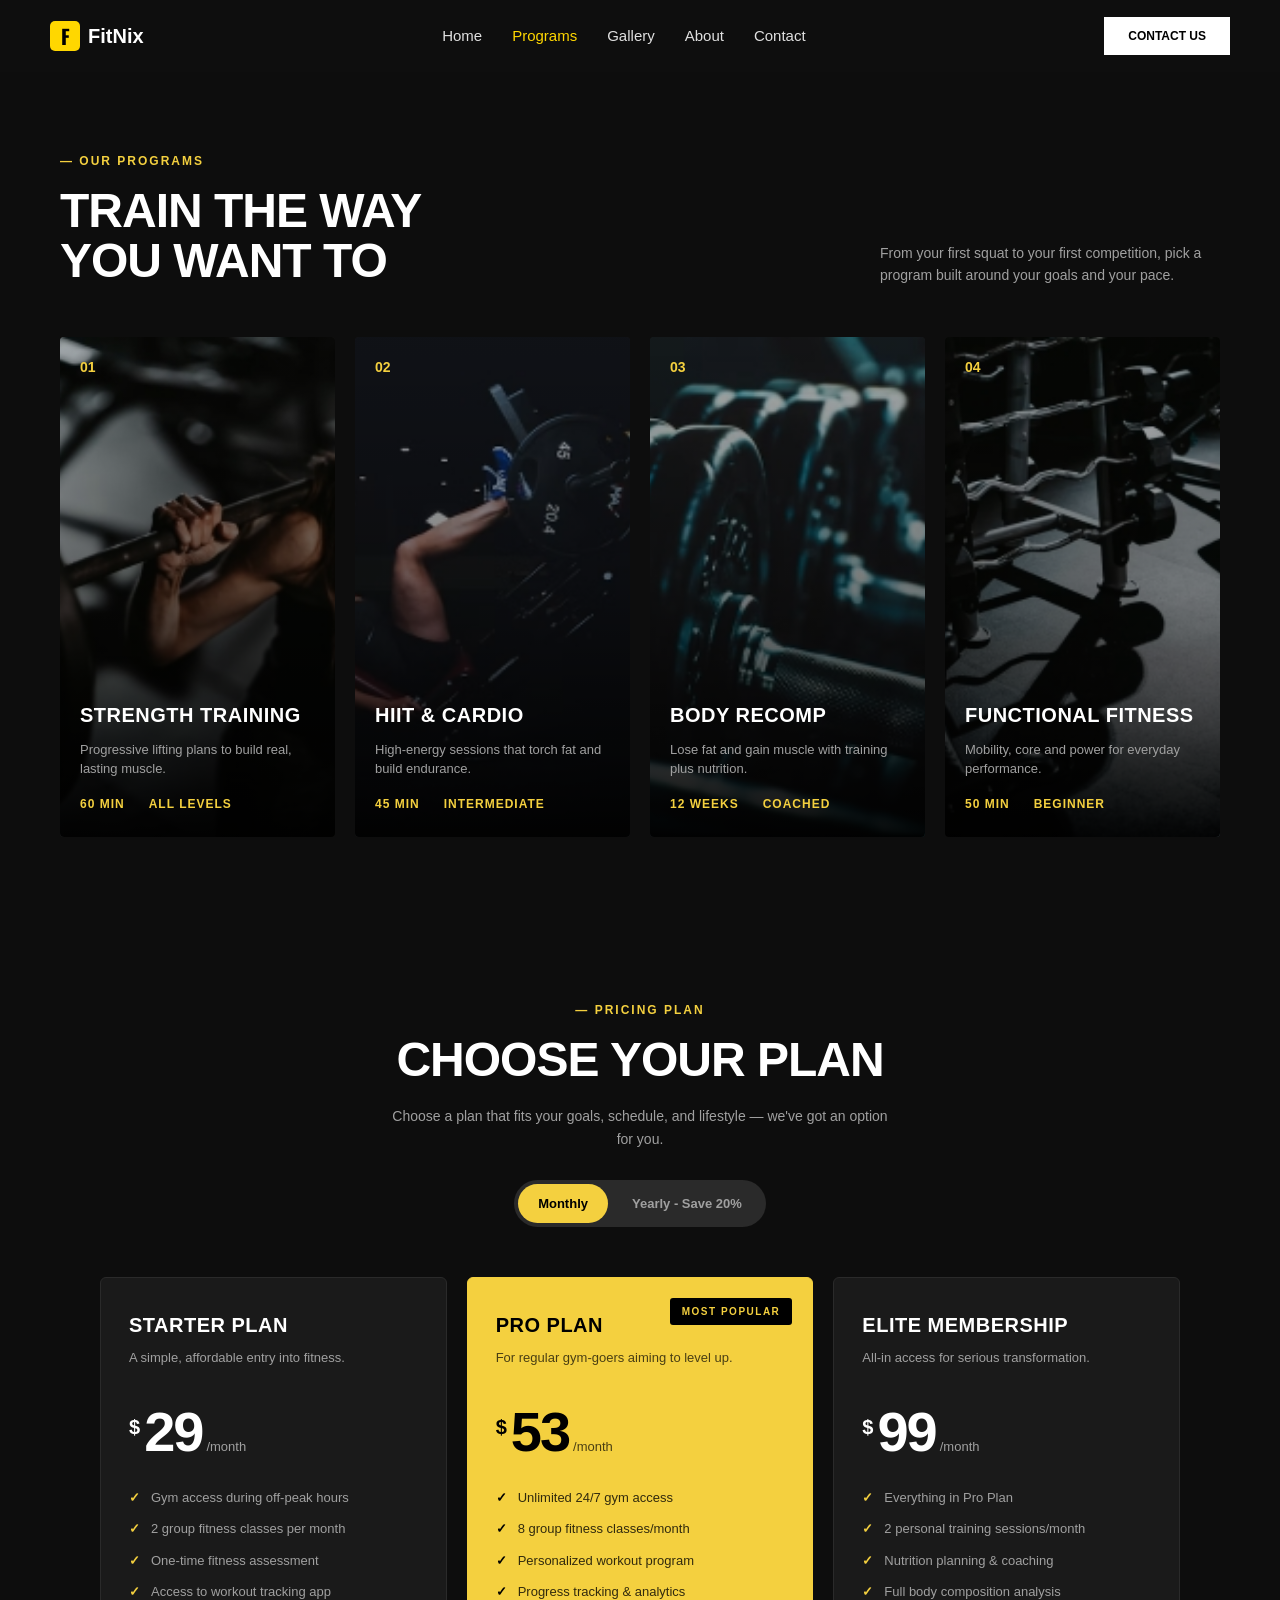
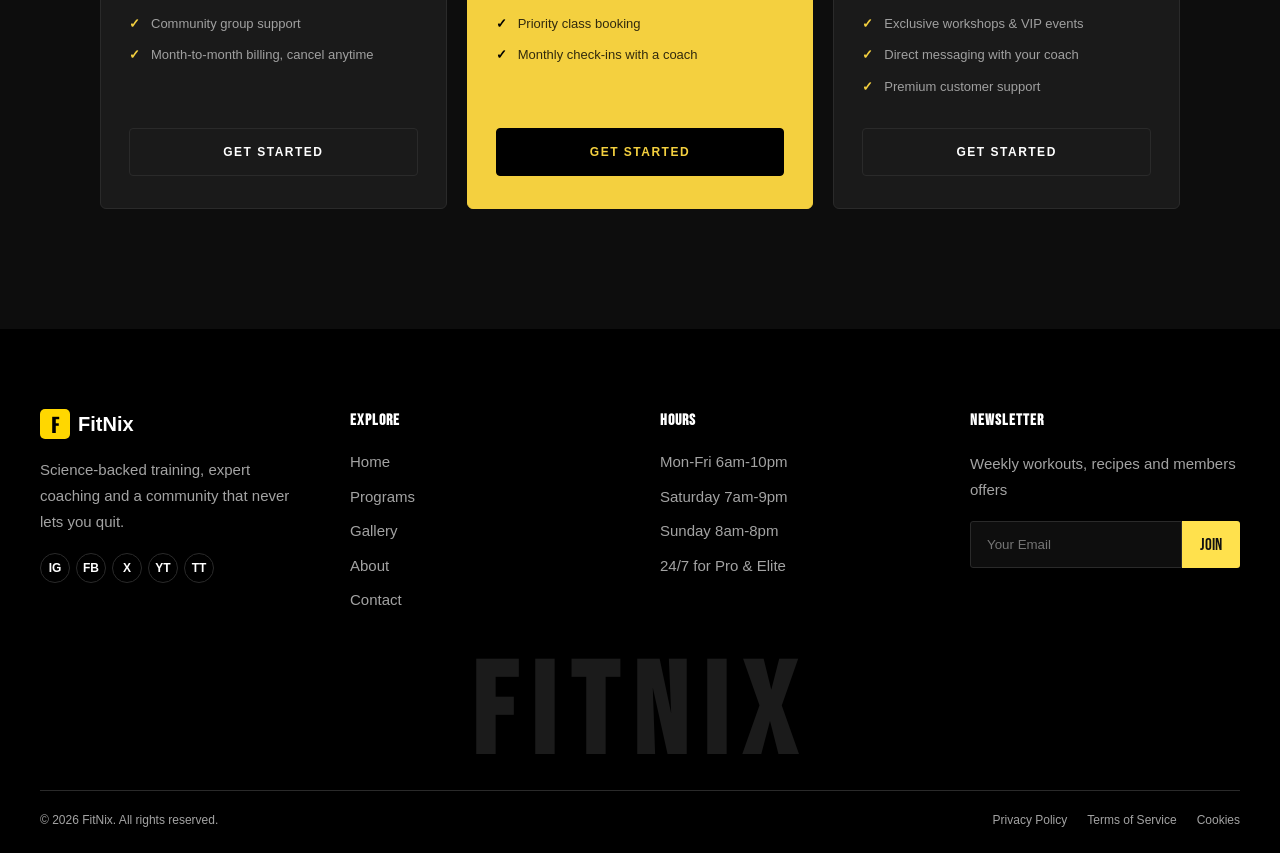
<file: program.html>
<!DOCTYPE html>
<html lang="en">
<head>
    <meta charset="UTF-8">
    <meta name="viewport" content="width=device-width, initial-scale=1.0">
    <title>Programs &amp; Pricing | FitNix</title>
    <link rel="stylesheet" href="./css/programs.css">
<link rel="stylesheet" href="./css/navigation.css"><link rel="stylesheet" href="./css/footer.css"><script src="./js/script.js" defer></script></head>
<body class="page-programs">
<nav class="navbar" aria-label="Main navigation">
        <a href="./index.html" class="logo" aria-label="FitNix home">
            <span class="logo-icon">F</span>
            <span class="logo-text">FitNix</span>
        </a>

        <ul class="nav-links" id="main-menu">
            <li><a href="./index.html">Home</a></li>
            <li><a href="./program.html" class="active">Programs</a></li>
            <li><a href="./gallery.html">Gallery</a></li>
            <li><a href="./about.html">About</a></li>
            <li><a href="./contact.html">Contact</a></li>
        </ul>

        <button class="menu-toggle" type="button" aria-label="Toggle menu" aria-controls="main-menu" aria-expanded="false">
            <span></span>
            <span></span>
            <span></span>
        </button>

        <div class="nav-action">
          <a href="./contact.html" class="btn-contact" style="color: black;">CONTACT US</a>
        </div>
    </nav>
   <section class="programs-section">
    <div class="section-header">
        <div class="header-left">
            <p class="subtitle">— Our Programs</p>
            <h1 class="section-title">Train the way<br>you want to</h1>
        </div>
        <div class="header-right">
            <p>From your first squat to your first competition, pick a program built around your goals and your pace.</p>
        </div>
    </div>

    <div class="programs-grid">

        <article class="program-card">
            <span class="program-number">01</span>
            <img src="image/woman-barbell-squat-175x263.jpg" alt="Strength Training" class="program-bg">
            <div class="program-content">
                <h3 class="program-title">Strength Training</h3>
                <p class="program-desc">Progressive lifting plans to build real, lasting muscle.</p>
                <div class="program-meta">
                    <span>60 min</span>
                    <span>All Levels</span>
                </div>
            </div>
        </article>

        <article class="program-card">
            <span class="program-number">02</span>
            <img src="image/woman-leg-press-350x233.jpg" alt="HIIT & Cardio" class="program-bg">
            <div class="program-content">
                <h3 class="program-title">HIIT &amp; Cardio</h3>
                <p class="program-desc">High-energy sessions that torch fat and build endurance.</p>
                <div class="program-meta">
                    <span>45 min</span>
                    <span>Intermediate</span>
                </div>
            </div>
        </article>

        <article class="program-card">
            <span class="program-number">03</span>
            <img src="image/dumbbell-rack-closeup-350x227.jpg" alt="Body Recomp" class="program-bg">
            <div class="program-content">
                <h3 class="program-title">Body Recomp</h3>
                <p class="program-desc">Lose fat and gain muscle with training plus nutrition.</p>
                <div class="program-meta">
                    <span>12 Weeks</span>
                    <span>Coached</span>
                </div>
            </div>
        </article>

        <article class="program-card">
            <span class="program-number">04</span>
            <img src="image/ez-curl-bar-rack-175x263.jpg" alt="Functional Fitness" class="program-bg">
            <div class="program-content">
                <h3 class="program-title">Functional Fitness</h3>
                <p class="program-desc">Mobility, core and power for everyday performance.</p>
                <div class="program-meta">
                    <span>50 min</span>
                    <span>Beginner</span>
                </div>
            </div>
        </article>

    </div>

</section>

<section class="pricing-section">
    <input class="pricing-period-radio" type="radio" name="pricing-period" id="monthly" checked>
    <input class="pricing-period-radio" type="radio" name="pricing-period" id="yearly">

    <div class="pricing-header">
        <p class="subtitle">— Pricing Plan</p>
        <h2 class="section-title">Choose your plan</h2>
        <p class="pricing-desc">Choose a plan that fits your goals, schedule, and lifestyle — we've got an option for you.</p>

        <div class="pricing-toggle">
            <label class="toggle-btn" for="monthly">Monthly</label>
            <label class="toggle-btn" for="yearly">Yearly - Save 20%</label>
        </div>
    </div>

    <div class="pricing-grid">

        <article class="pricing-card">
            <div class="pricing-card-header">
                <h3 class="pricing-title">Starter Plan</h3>
                <p class="pricing-subtitle">A simple, affordable entry into fitness.</p>
            </div>

            <div class="pricing-price">
                <span class="currency">$</span>
                <span class="amount">
                    <span class="monthly-price">29</span>
                    <span class="yearly-price">23.20</span>
                </span>
                <span class="period">
                    <span class="monthly-period">/month</span>
                    <span class="yearly-period">/month, billed annually</span>
                </span>
            </div>

            <ul class="pricing-features">
                <li>Gym access during off-peak hours</li>
                <li>2 group fitness classes per month</li>
                <li>One-time fitness assessment</li>
                <li>Access to workout tracking app</li>
                <li>Community group support</li>
                <li>Month-to-month billing, cancel anytime</li>
            </ul>

            <a href="#" class="pricing-btn">Get Started</a>
        </article>

        <article class="pricing-card featured">
            <span class="badge">Most Popular</span>

            <div class="pricing-card-header">
                <h3 class="pricing-title">Pro Plan</h3>
                <p class="pricing-subtitle">For regular gym-goers aiming to level up.</p>
            </div>

            <div class="pricing-price">
                <span class="currency">$</span>
                <span class="amount">
                    <span class="monthly-price">53</span>
                    <span class="yearly-price">42.40</span>
                </span>
                <span class="period">
                    <span class="monthly-period">/month</span>
                    <span class="yearly-period">/month, billed annually</span>
                </span>
            </div>

            <ul class="pricing-features">
                <li>Unlimited 24/7 gym access</li>
                <li>8 group fitness classes/month</li>
                <li>Personalized workout program</li>
                <li>Progress tracking &amp; analytics</li>
                <li>Priority class booking</li>
                <li>Monthly check-ins with a coach</li>
            </ul>

            <a href="#" class="pricing-btn">Get Started</a>
        </article>

        <article class="pricing-card">
            <div class="pricing-card-header">
                <h3 class="pricing-title">Elite Membership</h3>
                <p class="pricing-subtitle">All-in access for serious transformation.</p>
            </div>

            <div class="pricing-price">
                <span class="currency">$</span>
                <span class="amount">
                    <span class="monthly-price">99</span>
                    <span class="yearly-price">79.20</span>
                </span>
                <span class="period">
                    <span class="monthly-period">/month</span>
                    <span class="yearly-period">/month, billed annually</span>
                </span>
            </div>

            <ul class="pricing-features">
                <li>Everything in Pro Plan</li>
                <li>2 personal training sessions/month</li>
                <li>Nutrition planning &amp; coaching</li>
                <li>Full body composition analysis</li>
                <li>Exclusive workshops &amp; VIP events</li>
                <li>Direct messaging with your coach</li>
                <li>Premium customer support</li>
            </ul>

            <a href="#" class="pricing-btn">Get Started</a>
        </article>

    </div>

</section>
<footer class="site-footer">
        <div class="footer-container">
            <div class="footer-col">
                <div class="logo">
                    <span class="logo-icon">F</span>
                    <span class="logo-text">FitNix</span>
                </div>
                <p>Science-backed training, expert coaching and a community that never lets you quit.</p>
                <div class="footer-social">
                    <a href="#" aria-label="Instagram">IG</a>
                    <a href="#" aria-label="Facebook">FB</a>
                    <a href="#" aria-label="X">X</a>
                    <a href="#" aria-label="YouTube">YT</a>
                    <a href="#" aria-label="TikTok">TT</a>
                </div>
            </div>

            <div class="footer-col">
                <h2>EXPLORE</h2>
                <nav aria-label="Footer navigation">
                    <ul class="footer-list">
                        <li><a href="./index.html" class="active">Home</a></li>
                        <li><a href="./program.html">Programs</a></li>
                        <li><a href="./gallery.html">Gallery</a></li>
                        <li><a href="./about.html">About</a></li>
                        <li><a href="./contact.html">Contact</a></li>
                    </ul>
                </nav>
            </div>

            <div class="footer-col">
                <h2>HOURS</h2>
                <ul class="footer-list">
                    <li>Mon-Fri 6am-10pm</li>
                    <li>Saturday 7am-9pm</li>
                    <li>Sunday 8am-8pm</li>
                    <li>24/7 for Pro &amp; Elite</li>
                </ul>
            </div>

            <div class="footer-col"> 
                <h2>NEWSLETTER</h2>
                <p>Weekly workouts, recipes and members offers</p>
                <form class="footer-form">
                    <input type="email" name="newsletter-email" placeholder="Your Email" aria-label="Your email" required>
                    <button type="submit" class="footer-btn">JOIN</button>
                </form>
            </div>
        </div>

        <div class="footer-title" aria-hidden="true">
            <h2>FITNIX</h2>
        </div>
        <hr>
        <div class="footer-bottom">
            <span>&copy; 2026 FitNix. All rights reserved.</span>
            <div class="footer-legal">
                <a href="#">Privacy Policy</a>
                <a href="#">Terms of Service</a>
                <a href="#">Cookies</a>
            </div>
        </div>
    </footer>
</body>
</html>
</file>
<file: css/navigation.css>
@import url('https://fonts.googleapis.com/css2?family=Anton&family=Bebas+Neue&family=Oswald:wght@700&display=swap');


* {
    margin: 0;
    padding: 0;
    box-sizing: border-box;
}

body {
    padding-top: 72px;              
    background-color: #0e0e0e;
    color: #ffffff;
    font-family: Arial, Helvetica, sans-serif;
    line-height: 1.5;
    overflow-x: hidden;
}

img {
    display: block;
    max-width: 100%;
}

a {
    color: inherit;
    text-decoration: none;
}

ul {
    list-style: none;
}



.logo {
    display: flex;
    align-items: center;
    gap: 8px;
    color: #ffffff;
    font-weight: bold;
    font-size: 20px;
}

.logo-icon {
    display: flex;
    justify-content: center;
    align-items: center;
    width: 30px;
    height: 30px;
    background-color: #ffd700;
    color: #000000;
    border-radius: 5px;
    font-family: 'Oswald', sans-serif;
    font-weight: 900;
}


.navbar {
    position: fixed;
    top: 0;
    left: 0;
    width: 100%;
    height: 72px;
    padding: 0 50px;
    display: flex;
    justify-content: space-between;
    align-items: center;
    background-color: #0e0e0e;
    z-index: 1000;
}

.navbar .nav-links {
    display: flex;
    gap: 30px;
}

.navbar .nav-links a {
    color: #e0e0e0;
    font-size: 15px;
}

.navbar .nav-links a:hover,
.navbar .nav-links a.active {
    color: gold;
}

.btn-contact {
    display: inline-block;
    padding: 10px 24px;
    background-color: #ffffff;
    color: #000000;
    font-size: 12px;
    font-weight: 700;
    text-transform: uppercase;
}

.btn-contact:hover {
    background-color: #ffe14d;
}


.menu-toggle {
    display: none;
    width: 40px;
    height: 36px;
    border: none;
    border-radius: 5px;
    background-color: #ffffff;
    cursor: pointer;
}

.menu-toggle span {
    display: block;
    width: 20px;
    height: 2px;
    margin: 5px auto;
    background-color: #000000;
}

/* ---------- TABLETTE ---------- */

@media (max-width: 1024px) {
    .navbar {
        padding: 0 24px;
    }

    .navbar .nav-links {
        gap: 18px;
    }
}



@media (max-width: 768px) {
    .navbar {
        padding: 0 20px;
    }

    .menu-toggle {
        display: block;
    }

    .nav-action {
        display: none;
    }

  
    .navbar .nav-links {
        display: none;
        position: absolute;
        top: 72px;
        left: 0;
        width: 100%;
        flex-direction: column;
        gap: 0;
        background-color: #0e0e0e;
    }

    .navbar.open .nav-links {
        display: flex;
    }

    .navbar .nav-links a {
        display: block;
        padding: 16px 20px;
        font-size: 16px;
    }
}
</file>
<file: css/footer.css>
.site-footer {
    padding: 80px 40px 24px;
    background-color: #000000;
}

.site-footer h2 {
    font-family: 'Bebas Neue', sans-serif;
    font-size: 16px;
    letter-spacing: 1px;
    text-transform: uppercase;
    color: #ffffff;
}

/* 4 colonnes */
.footer-container {
    display: grid;
    grid-template-columns: repeat(4, 1fr);
    gap: 40px;
    max-width: 1200px;
    margin: 0 auto;
}

.footer-col {
    display: flex;
    flex-direction: column;
    gap: 18px;
}

.footer-col p {
    font-size: 15px;
    line-height: 26px;
    color: #a3a3a3;
}

/* Réseaux sociaux */
.footer-social {
    display: flex;
    gap: 6px;
}

.footer-social a {
    display: flex;
    justify-content: center;
    align-items: center;
    width: 30px;
    height: 30px;
    border: 1px solid #2a2a2a;
    border-radius: 50%;
    font-size: 12px;
    font-weight: 700;
}

.footer-social a:hover {
    color: gold;
    border-color: gold;
}

/* Listes de liens et d'horaires */
.footer-list {
    display: flex;
    flex-direction: column;
    gap: 12px;
}

.footer-list a,
.footer-list li {
    font-size: 15px;
    color: #a3a3a3;
}

.footer-list a:hover,
.footer-list li:hover {
    color: gold;
}

/* Newsletter */
.footer-form {
    display: flex;
}

.footer-form input {
    flex: 1;
    width: 100%;
    height: 47px;
    padding: 14px 16px;
    background-color: #0e0e0e;
    border: 1px solid #2a2a2a;
    border-radius: 3px 0 0 3px;
    color: #ffffff;
}

.footer-btn {
    height: 47px;
    padding: 0 18px;
    background-color: #ffe14d;
    border: none;
    border-radius: 0 3px 3px 0;
    color: #111111;
    font-family: 'Bebas Neue', sans-serif;
    font-size: 17px;
    cursor: pointer;
}

.footer-btn:hover {
    background-color: #e8ca35;
}

/* Gros mot FITNIX décoratif */
.footer-title {
    overflow: hidden;
    text-align: center;
}

.site-footer .footer-title h2 {
    margin: 40px 0 10px;
    font-size: 128px;
    letter-spacing: 15px;
    line-height: 1;
    color: #1b1b1b;
}

.site-footer hr {
    border: none;
    border-top: 1px solid #2a2a2a;
}

/* Bas du footer */
.footer-bottom {
    display: flex;
    justify-content: space-between;
    flex-wrap: wrap;
    gap: 16px;
    max-width: 1200px;
    margin: 0 auto;
    padding-top: 20px;
    font-size: 12px;
    color: #a3a3a3;
}

.footer-legal {
    display: flex;
    gap: 20px;
}

.footer-legal a {
    font-size: 12px;
    color: #a3a3a3;
}

.footer-legal a:hover {
    color: gold;
}

/* ---------- TABLETTE ---------- */

@media (max-width: 1024px) {
    .footer-container {
        grid-template-columns: repeat(2, 1fr);
    }

    .site-footer .footer-title h2 {
        font-size: 80px;
    }
}

/* ---------- MOBILE ---------- */

@media (max-width: 600px) {
    .site-footer {
        padding: 50px 20px 20px;
    }

    .footer-container {
        grid-template-columns: 1fr;
    }

    .site-footer .footer-title h2 {
        font-size: 48px;
        letter-spacing: 5px;
    }

    .footer-bottom {
        flex-direction: column;
    }
}
</file>
<file: css/hero.css>
html, body {
    overflow-X: hidden; 
}
h1,h2{
    margin-top: 5px;
    font-size:85px;
    color: aliceblue;
    font-family: 'Anton', sans-serif;
}

.paragraphe{
    color: aliceblue;
    font-size: 13px;
}
h3{
    margin-top: 5px;
    font-size:8px;
    color: aliceblue;
    font-family: 'Anton', sans-serif;
}

.page-home{
    background-image: url("../image/fitnix-hero-background.jpg");
    background-repeat: no-repeat;
    background-position: center;
    background-attachment: fixed;
    background-size: cover;
    background-color: #0e0e0e;
}
.etoile{
    color:#FFE14D;
}

.conteneur{
    display: flex;
    width: 100%;
    padding: 40px;
    justify-content: space-between;
    align-items: flex-end; 
    gap: 30px;
    margin: 0 auto;
}
.gauche-main{
    padding: 5px;
    width: 50%;
    
}
.petite-texte{
    margin-top: 30px;
    margin-bottom: 5px;
}
.titre-texte{
    font-size:85px;
    color:#FFE14D;
}
.image-texte{
    display: flex;
    align-items: center;
    flex-wrap: wrap;
    gap: 15px;
    width: 100%;
}
.image-main {
    width: 130px;
    height: 70px;
    object-fit: cover;
    border-radius: 4px;
    border: 1px solid #58585f;
}
.images-gauche{
    width: 50px;
    height: 30px;
    object-fit: cover;
    border-radius: 40px;
}

.img-laut{
    display: flex;
}


.droite-main{ 
    display: flex;
    flex-direction: column;
    justify-content: space-between;
    width: 260px;
    min-height: 350px;
    padding: 5px;
    gap: 25px;
    flex: 0 0 260px;
}

.texte-droite-top {
    padding: 10px;
    
}

.border-text-droite{
    border-left: 2px solid #58585f ;
    padding: 15px;
}

.border-text-droite strong {
    font-size: 30px;
    color:#FFE14D;
}

.texte-droite-bas{
    width: 90%;
    color: aliceblue;
    font-size: 15px;
}

.bouton  {
  display: inline-block;
  margin-top: 16px;
  padding: 14px 28px;
  border-radius: 8px;
  border: 1px solid #ffe14d;
  font-size: 16px;
  font-weight: 600;
  text-align: center;
  cursor: pointer;
  color: #0c0c0c;
  background-color: #ffe14d;
  transition: transform 0.2s ease;
}
.bouton-principal:hover {
  transform: scale(1.05);
}
.trainers-section{
    padding: 20px 40px 60px;
    display: grid;
    grid-template-columns: repeat(4, 1fr) ;
    column-gap: 20px;
    row-gap: 30px;
    margin: 0 auto;
}
.trainers-header{
    grid-column: span 2;
    align-self: center;
}
.soustitre{
    color:#FFE14D;
}

.titre-header{
    font-size: 50px;
}
.trainers-description {
    grid-column: span 2;
    display: flex;
    justify-content: flex-end;
    align-items: center;
}

.header-p{
    max-width: 400px;
    font-size: 16px;
    color: #cbcbd1 ;
}
.carte{
    margin: 0;
}
.carte img{

    width: 100%;
    height: 350px;
    object-fit: cover;
    border-radius: 5px;
}
.carte h3 {
    font-size: 24px;
    margin-top: 12px;
    font-family: 'Anton', sans-serif;
    font-size: 24px;
    font-weight: 400;
    color: aliceblue;
}
.carte p {
    font-size: 15px;
    margin-left: 20px;
    margin-top: 0px;
    color:#FFE14D;
}
.marquee-direction {
    height: 40px;
    background-color: #FFE14D;
    margin: 30px 0;
    overflow: hidden;
}
.page-home .marquee {
    height: 40px;
    line-height: 40px;
}

.page-home .marquee span {
    margin: 0 25px;
    font-family: Verdana, Geneva, Tahoma, sans-serif;
    font-size: 13px;
    font-weight: 700;
    color: #0c0c0c;
}
@media (max-width: 1024px) {
html, body {
    overflow-X: hidden; 
}
.marquee-direction {
        width: 100%;
        max-width: none;
        height: 40px;
        margin-right: 0;
    }
  .trainers-section {
    width: 100%;
    padding: 24px;
    box-sizing: border-box;
    grid-template-columns: repeat(4, minmax(0, 1fr));
    gap: 24px 16px;
  }

  .trainers-description {
    grid-column: span 2;
  }

  .trainers-header {
    margin-left: 0;
  }

  .titre-header {
    font-size: 40px;
  }

  .header-p {
    max-width: 100%;
    font-size: 15px;
  }

  .carte {
    min-width: 0;
  }

  .carte img {
    width: 100%;
    height: 260px;
    object-fit: cover;
  }

  .carte h3 {
    margin: 10px 0 2px;
    font-size: 18px;
  }

  .carte p {
    margin: 0;
    font-size: 14px;
  }
}


@media (max-width: 768px) {
html, body {
    overflow-X: hidden; 
}
.page-home{
    background-image: url("../image/fitnix-hero-background.jpg");
    background-position: center top;
    background-attachment: scroll;
    background-size: cover;
    width: 100%;
}
    h1,h2{
    font-size:40px;
    color: aliceblue;
    font-family: 'Anton', sans-serif;
}
.paragraphe{
    color: aliceblue;
    font-size: 15px;
    margin-top: 30px;
}
.conteneur {
        flex-direction: column;
        align-items: stretch;
        width: 100%;
        padding: 10px;
        gap: 0px;
}
.gauche-main {
        width: 100%;
        padding: 0;
}
.image-texte{
    display: flex;
    flex-direction: column;
    align-items: flex-start;
    gap: 10px;
    width: 100%;
    
}
.image-main {
    width: 75%;
    max-width: 190px;
    height: auto;
    aspect-ratio: 1.65;
    object-fit: cover;
    border-radius: 4px;
    border: 1px solid #58585f;
}
.images-gauche {
    margin-left: 0px;
        width: 40px;
        height: 28px;
}
.texte-main {
    align-self: flex-start;
}
.titre-texte{
    font-size: 40px;
}
.droite-main {
    flex-direction: row;
        position: static;
        width: 100%;
        padding: 0;
        align-items: stretch;
        gap: 0px;
        min-height: 40px;
    }
.texte-droite-top {
    padding: 10px;
}

.border-text-droite{
    border-left: 5px solid #58585f ;
    padding: 5px;
}

.texte-droite-bas{
    width: 100%;
    font-size: 13px;
    color: aliceblue;
    
}
.bouton  {
  padding: 4px 10px;
  border-radius: 8px;
  font-size: 10px;
  font-weight: 800;
}
.marquee-direction {
        width: 100%;
        max-width: none;
        height: 40px;
        margin-right: 0;
    }
.marquee{
    height: 40px;
    gap: clamp(14px, 3vw, 24px);
}
.trainers-section {
    width: 100%;
    padding: 0px;
    display: grid;
    grid-template-columns: repeat(2, minmax(0, 1fr));
    column-gap: 2px;
  }

  .trainers-header {
    margin-left: 0;
  }

  .soustitre {
    margin: 0 0 8px;
    font-size: 20px;
  }

  .titre-header {
    margin: 0;
    font-size: 35px;
  }

  .trainers-description {
    grid-column: 1 / -1;
    width: 70%;
    justify-content: flex-start;
  }

  .header-p {
    max-width: 100%;
    margin: 0;
    font-size: 20px;
  }

  .carte {
    min-width: 0;
    width: 100%;
  }

  .carte img {
    width: 100%;
    height: 150px;
    object-fit: cover;
    border-radius: 5px;
  }

  .carte h3 {
    margin:0;
    font-size: 16px;
  }

  .carte p {
    margin: 0;
    font-size: 14px;
  }

}
</file>
<file: css/about.css>
body.page-about {
    background: #0d0d0d;
    color: #fff;
    font-family: Arial, Helvetica, sans-serif;
    line-height: 1.5;
    overflow-x: hidden;
}

.page-about main {
    max-width: 1400px;
    margin: 0 auto;
    padding: 64px 40px 80px;
}

.page-about .about-section,
.page-about .why-section {
    display: grid;
    grid-template-columns: 1fr 1.1fr;
    align-items: center;
    gap: 56px;
}

.page-about .image,
.page-about .imagee {
    min-width: 0;
    width: 100%;
    height: 100%;
    min-height: 440px;
    overflow: hidden;
    border-radius: 6px;
    margin: 0;
}

.page-about .image img,
.page-about .imagee img {
    display: block;
    width: 100%;
    height: 100%;
    min-height: 440px;
    object-fit: cover;
}

.page-about .prin,
.page-about .totale {
    min-width: 0;
}

.page-about .about-label {
    margin-bottom: 12px;
    color: #f4d03f;
    font-size: 13px;
    font-weight: 700;
    letter-spacing: 2px;
    text-transform: uppercase;
}

.page-about .big-title h1,
.page-about .big-titlee h2 {
    margin-bottom: 20px;
    font-size: 48px;
    font-weight: 900;
    line-height: 1.1;
    text-transform: uppercase;
    letter-spacing: 0.5px;
}

.page-about .big-title > .about-text,
.page-about .big-titlee > .about-text {
    max-width: 600px;
    margin-bottom: 32px;
    color: #b5b5b5;
    font-size: 15px;
    line-height: 1.7;
}

.page-about .icons-div,
.page-about .why-features {
    display: grid;
    grid-template-columns: repeat(2, 1fr);
    gap: 24px;
}

.page-about .title-min,
.page-about .title-minn {
    display: grid;
    grid-template-columns: 44px 1fr;
    grid-template-rows: auto auto;
    align-items: center;
    column-gap: 12px;
    row-gap: 6px;
}

.page-about .title-min i,
.page-about .title-minn i,
.page-about .why-feature i {
    grid-row: 1 / 3;
    display: flex;
    width: 42px;
    height: 42px;
    align-items: center;
    justify-content: center;
    border: 2px solid #f4d03f;
    border-radius: 50%;
    color: #f4d03f;
    font-size: 16px;
    transition: background-color 0.2s ease, color 0.2s ease, box-shadow 0.2s ease;
}

.page-about .title-min i:hover,
.page-about .title-minn i:hover,
.page-about .why-feature i:hover {
    background: #f4d03f;
    color: #000;
    box-shadow: 0 0 18px rgba(244, 208, 63, 0.45);
}

.page-about .title-min h3,
.page-about .title-minn h3,
.page-about .why-feature h3 {
    font-size: 13px;
    font-weight: 800;
    line-height: 1.4;
    text-transform: uppercase;
    letter-spacing: 0.4px;
}

.page-about .title-min p,
.page-about .title-minn p {
    color: #b5b5b5;
    font-size: 13px;
    line-height: 1.5;
}

.page-about .button {
    margin-top: 32px;
}

.page-about .submit-button {
    display: inline-block;
    max-width: 100%;
    padding: 15px 28px;
    border: 1px solid #f4d03f;
    border-radius: 3px;
    background: #f4d03f;
    color: #000;
    font-size: 13px;
    font-weight: 800;
    letter-spacing: 1px;
    text-align: center;
    text-decoration: none;
    text-transform: uppercase;
    transition: background-color 0.2s ease, color 0.2s ease, transform 0.2s ease;
}

.page-about .submit-button:hover {
    transform: translateY(-2px);
    background: #fff;
    border-color: #fff;
}

.page-about .submit-button:focus {
    outline: 2px solid #fff;
    outline-offset: 4px;
}

.page-about .why-section {
    margin-top: 96px;
}

.page-about .why-feature {
    display: grid;
    grid-template-columns: 44px 1fr;
    align-items: center;
    column-gap: 12px;
}

.page-about .why-feature i {
    grid-row: auto;
}

.page-about .stats-section {
    display: grid;
    grid-template-columns: repeat(3, 1fr);
    gap: 20px;
    margin-top: 96px;
}

.page-about .stat-card {
    position: relative;
    min-width: 0;
    min-height: 300px;
    overflow: hidden;
    border-radius: 6px;
    background: #1a1a1a;
}

.page-about .stat-card::after {
    position: absolute;
    top: 0;
    right: 0;
    bottom: 0;
    left: 0;
    background: linear-gradient( 0deg, rgba(0, 0, 0, 0.9), rgba(0, 0, 0, 0.08) 85% );
    content: "";
    pointer-events: none;
}

.page-about .stat-card img {
    display: block;
    width: 100%;
    height: 300px;
    object-fit: cover;
}

.page-about .info {
    position: absolute;
    z-index: 1;
    right: 20px;
    bottom: 20px;
    left: 20px;
}

.page-about .info p {
    max-width: 320px;
    margin-bottom: 16px;
    font-size: 15px;
    font-weight: 700;
    letter-spacing: 0.5px;
    line-height: 1.5;
}

.page-about .info h2 {
    margin-top: 8px;
    color: #f4d03f;
    font-size: 48px;
    line-height: 1;
}

@media (max-width: 900px) {
    .page-about main {
        padding: 48px 28px 64px;
    }

    .page-about .about-section,
    .page-about .why-section {
        grid-template-columns: repeat(2, 1fr);
        gap: 32px;
    }

    .page-about .image,
    .page-about .imagee {
        min-height: 380px;
    }

    .page-about .image img,
    .page-about .imagee img {
        min-height: 380px;
    }

    .page-about .icons-div {
        grid-template-columns: 1fr;
        gap: 18px;
    }

    .page-about .why-features {
        grid-template-columns: 1fr;
        gap: 20px;
    }

    .page-about .stats-section {
        gap: 14px;
    }

    .page-about .stat-card,
    .page-about .stat-card img {
        min-height: 240px;
        height: 260px;
    }

    .page-about .info {
        right: 14px;
        bottom: 16px;
        left: 14px;
    }

    .page-about .info p {
        font-size: 13px;
    }

}

@media (max-width: 640px) {
    .page-about main {
        width: 100%;
        padding: 32px 16px 48px;
    }

    .page-about .about-section,
    .page-about .why-section {
        grid-template-columns: 1fr;
        gap: 28px;
    }

    .page-about .about-section .image {
        order: 0;
    }

    .page-about .prin {
        order: 1;
    }

    .page-about .image,
    .page-about .imagee {
        width: 100%;
        height: 300px;
        min-height: 0;
        margin: 0;
    }

    .page-about .image img,
    .page-about .imagee img {
        width: 100%;
        height: 100%;
        min-height: 0;
        object-fit: cover;
    }

    .page-about .big-title h1,
    .page-about .big-titlee h2 {
        font-size: 36px;
        line-height: 1.15;
    }

    .page-about .big-title > .about-text,
    .page-about .big-titlee > .about-text {
        margin-bottom: 24px;
        font-size: 14px;
    }

    .page-about .icons-div,
    .page-about .why-features {
        grid-template-columns: 1fr;
        gap: 20px;
    }

    .page-about .title-min h3,
    .page-about .title-minn h3,
    .page-about .why-feature h3 {
        font-size: 12px;
    }

    .page-about .why-section {
        margin-top: 64px;
    }

    .page-about .imagee {
        height: 300px;
    }

    .page-about .stats-section {
        grid-template-columns: 1fr;
        gap: 20px;
        margin-top: 64px;
    }

    .page-about .stat-card {
        width: 100%;
        height: 260px;
        min-height: 260px;
    }

    .page-about .stat-card img {
        width: 100%;
        height: 100%;
        min-height: 0;
        object-fit: cover;
    }

    .page-about .info {
        right: 16px;
        bottom: 16px;
        left: 16px;
    }

    .page-about .info p {
        max-width: 100%;
        margin-bottom: 16px;
        font-size: 14px;
        line-height: 1.5;
    }

    .page-about .info h2 {
        font-size: 42px;
    }

    .page-about .button {
        margin-top: 24px;
    }

    .page-about .submit-button {
        padding: 14px 18px;
        font-size: 12px;
    }

}

@media (max-width: 380px) {
    .page-about main {
        padding-right: 12px;
        padding-left: 12px;
    }

    .page-about .big-title h1,
    .page-about .big-titlee h2 {
        font-size: 27px;
    }

    .page-about .title-min,
    .page-about .title-minn,
    .page-about .why-feature {
        grid-template-columns: 38px 1fr;
        column-gap: 10px;
    }

    .page-about .title-min i,
    .page-about .title-minn i,
    .page-about .why-feature i {
        width: 36px;
        height: 36px;
        font-size: 14px;
    }

    .page-about .info p {
        font-size: 13px;
    }

    .page-about .info h2 {
        font-size: 38px;
    }

}
</file>
<file: css/contact.css>
* {
  box-sizing: border-box;
}

#faq {
  padding: 70px 0;
}

.faq-intro {
  flex: 1;
  min-width: 0;
}

.questions {
  min-width: 0;
}

.questions summary {
  display: flex;
  justify-content: space-between;
  align-items: center;
  gap: 15px;
  cursor: pointer;
  list-style: none;
}

.questions summary::-webkit-details-marker {
  display: none;
}

.questions summary::after {
  content: "+";
  flex-shrink: 0;
}

.questions details[open] summary::after {
  content: "−";
}
body {
  margin: 0;
  background-color: #0e0e0e;
  color: white;
  font-family: Arial, sans-serif;
}

.conteneur {
  width: 90%;
  max-width: 1200px;
  margin: auto;
}

h1,
h2,
h3 {
  font-family: Impact, "Arial Narrow", sans-serif;
  font-weight: normal;
}

p {
  color: #aaaaaa;
  font-size: 15px;
  line-height: 1.7;
}

#contact {
  width: 96%; margin-inline: auto;
 
  padding: 70px 0;
  background-image: linear-gradient(
    rgba(0, 0, 0, 0.35),
    rgba(0, 0, 0, 0.35)
  ), url("../image/fitnix-contact-background.jpg");
  background-size: cover;
  background-position: center;
}

.contact-contenu {
  display: flex;
  align-items: center;
  gap: 60px;
}

.contact-infos {
  flex: 1;
  min-width: 0;
}

.contact-surtitre {
  color: #ffe14d;
  font-size: 13px;
  font-weight: bold;
  letter-spacing: 2px;
}

.contact-infos h1 {
  font-size: 54px;
  line-height: 1.15;
  margin: 15px 0 25px;
}

.contact-infos > p {
  max-width: 480px;
}

.contact-info {
  display: flex;
  align-items: center;
  gap: 15px;
  margin-top: 25px;
}

.contact-info p {
  color: white;
  margin: 0;
}

.contact-info a {
  color: white;
  text-decoration: none;
}

.formulaire-contact {
  flex: 1;
  min-width: 0;
  max-width: 450px;
  padding: 30px;
  background-color: rgba(25, 25, 25, 0.9);
  border: 1px solid #333333;
  border-radius: 5px;
}

.contact-titre-menu {
  color: white;
  font-family: Impact, "Arial Narrow", sans-serif;
  font-size: 28px;
  font-weight: normal;
  margin: 0 0 25px;
}

.champ {
  margin-bottom: 15px;
}

.formulaire-contact label {
  display: none;
}
.formulaire-contact input,
.formulaire-contact select,
.formulaire-contact textarea {
  width: 100%;
  padding: 14px;
  background-color: #0e0e0e;
  color: white;
  border: 1px solid #333333;
  border-radius: 3px;
  font-family: Arial, sans-serif;
  font-size: 14px;
}

.formulaire-contact input::placeholder,
.formulaire-contact textarea::placeholder {
  color: #999999;
}

.formulaire-contact input:focus,
.formulaire-contact select:focus,
.formulaire-contact textarea:focus {
  outline: 2px solid #ffe14d;
}

.formulaire-contact textarea {
  height: 110px;
  resize: vertical;
}

.contact-envoyer {
  width: 100%;
  padding: 15px;
  background-color: #ffe14d;
  color: #111111;
  border: none;
  border-radius: 3px;
  font-family: Impact, "Arial Narrow", sans-serif;
  font-size: 18px;
  cursor: pointer;
}

.contact-envoyer:hover {
  background-color: #e8ca35;
}

#faq .conteneur {
  display: flex;
  gap: 80px;
}


.questions {
  flex: 2;
}

.faq-intro > p:first-child {
  color: #ffe14d;
  font-size: 13px;
  letter-spacing: 2px;
}

.faq-intro h2 {
  font-size: 46px;
  line-height: 1.1;
  margin: 15px 0 25px;
}

.questions details {
  padding: 25px 0;
  border-bottom: 1px solid #292929;
}

.questions summary {
  display: flex;
  justify-content: space-between;
  align-items: center;
}

.questions h3 {
  font-size: 20px;
  margin: 0;
}

.questions summary::after {
  content: "+";
  color: #ffe14d;
}

.questions details[open] summary::after {
  content: "−";
}

.contact-icone {
  display: flex;
  align-items: center;
  justify-content: center;
  width: 38px;
  height: 38px;
  color: #ffe14d;
  border: 1px solid #80712b;
  border-radius: 50%;
}

@media (max-width: 1024px) {
  .conteneur {
    width: 90%;
  }

  #contact {
    padding: 50px 0;
  }

  .contact-contenu {
    gap: 30px;
  }

  .contact-infos h1 {
    font-size: 42px;
  }

  .contact-infos > p {
    font-size: 14px;
  }

  .formulaire-contact {
    padding: 20px;
  }

  .contact-titre-menu {
    font-size: 25px;
  }

  #faq .conteneur {
    gap: 40px;
  }

  .faq-intro {
    flex: 1;
  }

  .faq-intro h2 {
    font-size: 36px;
  }

  .questions {
    flex: 2;
  }

  .questions h3 {
    font-size: 18px;
  }

  .questions details {
    padding: 20px 0;
  }
}

@media (max-width: 768px) {
  .conteneur {
    width: 90%;
  }

  #contact {
    width: 100%;
    margin: 0 0 40px;
    padding: 40px 0;
    background-size: cover;
    background-position: center;
  }

  .contact-contenu {
    flex-direction: column;
    align-items: stretch;
    gap: 30px;
  }

  .contact-infos {
    width: 100%;
  }

  .contact-surtitre {
    font-size: 12px;
  }

  .contact-infos h1 {
    font-size: 36px;
    margin: 15px 0 20px;
  }

  .contact-infos > p {
    max-width: 100%;
    font-size: 14px;
  }

  .contact-info {
    gap: 10px;
    margin-top: 20px;
  }

  .contact-info p {
    font-size: 14px;
  }

  .contact-icone {
    width: 35px;
    height: 35px;
    flex-shrink: 0;
  }

  .formulaire-contact {
    width: 100%;
    max-width: 100%;
    padding: 20px;
  }

  .contact-titre-menu {
    font-size: 24px;
  }

  .formulaire-contact input,
  .formulaire-contact select,
  .formulaire-contact textarea {
    width: 100%;
    padding: 12px;
    font-size: 14px;
  }

  .contact-envoyer {
    width: 100%;
    padding: 14px;
    font-size: 16px;
  }

  #faq {
    padding: 40px 0;
  }

  #faq .conteneur {
    flex-direction: column;
    gap: 20px;
  }

  .faq-intro {
    width: 100%;
  }

  .faq-intro h2 {
    font-size: 34px;
    margin: 10px 0 20px;
  }

  .questions {
    width: 100%;
  }

  .questions details {
    padding: 20px 0;
  }

  .questions summary {
    gap: 15px;
    cursor: pointer;
  }

  .questions h3 {
    font-size: 18px;
  }

  .questions p {
    font-size: 14px;
  }
}

input:focus,
select:focus,
textarea:focus {
  outline: 2px solid #ffe14d;
}

.contact-info a:hover {
  color: #ffe14d;
}

input,
select,
textarea {
  font-size: 16px;
}
</file>
<file: css/gallery.css>
body .page-gallery {
    font-family: Arial, Helvetica, sans-serif;
    background-color: #0E0E0E;
    color: #FFFFFF;
}

.page-gallery main img {
    display: block;
    max-width: 100%;
}

 .transformation-section{
    width: 100%;
    max-width: 1250px;
    margin: 0 auto;
    padding: 80px 30px;
}

.transformation-section > input[type="radio"] {
    display: none;
}

 .section-header {
    display: flex;
    justify-content: space-between;
    align-items: flex-end;
    gap: 30px;
    margin-bottom: 40px;
}

.section-title {
    max-width: 750px;
}

.section-title p {
    color: #FFE14D;
    font-size: 14px;
    font-weight: 700;
    letter-spacing: 2px;
    text-transform: uppercase;
    margin-bottom: 15px;
}

 .section-title h1 {
    color: #FFFFFF;
    font-size: clamp(30px, 4vw, 48px);
    font-weight: 900;
    line-height: 1.15;
    letter-spacing: -1px;
}

.section-buttons {
    display: flex;
    gap: 12px;
    flex-shrink: 0;
}

 .section-buttons > div {
    display: none;
    gap: 12px; 
}

#slide1:checked ~ .section-header .controls-slide1,
#slide2:checked ~ .section-header .controls-slide2,
#slide3:checked ~ .section-header .controls-slide3,
#slide4:checked ~ .section-header .controls-slide4 {
    display: flex;
}

.btn {
    width: 40px;
    height: 40px;
    display: flex;
    justify-content: center;
    align-items: center;
    border: 1px solid #303030;
    border-radius: 50%;
    background-color: transparent;
    color: #FFFFFF;
    transition: 0.3s ease;
}

.btn svg {
    width: 40px;
    height: 40px;
}

.btn:hover {
    border-color: #FFE14D;
    color: #FFE14D;
    transform: scale(1.05);
}

.carousel-viewport {
    width: 100%;
    overflow: hidden;
}

.carousel-track {
    display: flex;
    width: 400%;
    transition: transform 0.4s ease;
}

.carousel-track > .section-caroussel {
    flex: 0 0 25%;
    width: 25%;
    min-width: 0;
}

#slide1:checked ~ .carousel-viewport .carousel-track {
    transform: translateX(0);
}

#slide2:checked ~ .carousel-viewport .carousel-track {
    transform: translateX(-25%);
}

#slide3:checked ~ .carousel-viewport .carousel-track {
    transform: translateX(-50%);
}

#slide4:checked ~ .carousel-viewport .carousel-track {
    transform: translateX(-75%);
}

.section-caroussel {
    display: flex;
    gap: 30px;
    align-items: stretch;
    padding: 30px;
    background-color: #171717;
    border: 1px solid #303030;
    border-radius: 18px;
}

.caroussel-card {
    flex: 1 1 48%;
    min-width: 0;
}

.caroussel-card h2 {
    color: #FFFFFF;
    font-size: 25px;
    font-weight: 800;
    line-height: 1.3;
    margin-bottom: 6px;
}

.caroussel-card > p:first-of-type {
    color: #A5A5A5;
    font-size: 14px;
    margin-bottom: 25px;
}

.table-card {
    width: 100%;
    border-collapse: collapse;
    margin-bottom: 25px;
    font-size: 14px;
}

.table-card th,
.table-card td {
    padding: 13px 10px;
    text-align: center;
    border-bottom: 1px solid #303030;
}

.table-card th {
    color: #FFE14D;
    background-color: #222222;
    font-size: 12px;
    font-weight: 700;
    letter-spacing: 0.5px;
}

.table-card td {
    color: #FFFFFF;
}

.table-card td:first-child {
    color: #A5A5A5;
    text-align: left;
}

.table-card tr:hover td {
    background-color: #202020;
}

.student-paragraphe {
    color: #A5A5A5;
    font-size: 14px;
    font-style: italic;
    line-height: 1.8;
    padding-left: 16px;
    border-left: 3px solid #FFE14D;
}

.carroussel-images {
    flex: 1 1 48%;
    display: flex;
    gap: 15px;
    min-width: 0;
}

.carousel-image {
    position: relative;
    flex: 1 1 50%;
    min-width: 0;
    min-height: 300px;
    overflow: hidden;
    border-radius: 12px;
    background-color: #252525;
}

.carousel-image img {
    width: 100%;
    height: 100%;
    min-height: 300px;
    object-fit: cover;
    object-position: center;
    transition: transform 0.4s ease;
}

.carousel-image:hover img {
    transform: scale(1.05);
}

.carousel-image figcaption {
    position: absolute;
    left: 12px;
    bottom: 12px;
    padding: 7px 14px;
    background-color: #FFE14D;
    color: #0E0E0E;
    border-radius: 4px;
    font-size: 12px;
    font-weight: 800;
    letter-spacing: 1px;
}

/* ________SECTION TESTIMONIALS________*/
.testimonials-section {
    padding: 60px 40px;
    background-color: #0E0E0E;
    color: #FFFFFF;
    overflow: hidden;
}

.testimonials-section input[type="radio"] {
    display: none;
}

.testimonials-header {
    display: flex;
    justify-content: space-between;
    align-items: center;
    gap: 20px;
    margin-bottom: 30px;
}

.testimonials-subtitle {
    color: #FFE14D;
    margin-bottom: 10px;
    font-size: 14px;
}

.testimonials-title h2 {
    font-size: 32px;
    margin: 0;
}

.testimonials-buttons {
    display: flex;
    align-items: center;
    flex-shrink: 0;
}

.testimonial-controls {
    display: none;
    align-items: center;
    gap: 10px;
}

#testimonial1:checked ~ .testimonials-header .controls-testimonial1,
#testimonial2:checked ~ .testimonials-header .controls-testimonial2,
#testimonial3:checked ~ .testimonials-header .controls-testimonial3,
#testimonial4:checked ~ .testimonials-header .controls-testimonial4,
#testimonial5:checked ~ .testimonials-header .controls-testimonial5,
#testimonial6:checked ~ .testimonials-header .controls-testimonial6 {
    display: flex;
}

.testimonial-btn {
    width: 43px;
    height: 43px;
    display: flex;
    justify-content: center;
    align-items: center;
    border: 1px solid #FFE14D;
    border-radius: 50%;
    background-color: transparent;
    color: #FFE14D;
    font-size: 24px;
    cursor: pointer;
    transition: 0.3s ease;
}

.testimonial-btn svg {
    width: 100%;
    height: 100%;
}

.testimonial-btn:hover {
    background-color: #FFE14D;
    color: #0E0E0E;
}

.testimonials-viewport {
    width: 100%;
    overflow: hidden;
}

.testimonials-track {
    display: flex;
    width: 600%;
    transition: transform 0.5s ease;

}

.testimonial-card {
    flex: 0 0 16.666667%;
    min-width: 0;
    display: flex;
    flex-direction: column;
    padding: 25px;
    background-color: #191919;
    border: 1px solid #242424;
    border-radius: 3px;
}

#testimonial1:checked ~ .testimonials-viewport .testimonials-track {
    transform: translateX(0);
}

#testimonial2:checked ~ .testimonials-viewport .testimonials-track {
    transform: translateX(-16.666667%);
}

#testimonial3:checked ~ .testimonials-viewport .testimonials-track {
    transform: translateX(-33.333333%);
}

#testimonial4:checked ~ .testimonials-viewport .testimonials-track {
    transform: translateX(-50%);
}

#testimonial5:checked ~ .testimonials-viewport .testimonials-track {
    transform: translateX(-66.666667%);
}

#testimonial6:checked ~ .testimonials-viewport .testimonials-track {
    transform: translateX(-83.333333%);
}

.testimonial-stars {
    color: #FFE14D;
    font-size: 24px;
    letter-spacing: 3px;
    margin-bottom: 20px;
}

.testimonial-text {
    font-size: 16px;
    line-height: 1.7;
    margin-bottom: 25px;
}

.testimonial-member {
    display: flex;
    align-items: center;
    gap: 15px;
    margin-top: auto;
}

.member-avatar {
    width: 55px;
    height: 55px;
    border-radius: 50%;
    object-fit: cover;
}

.member-info h3 {
    font-size: 14px;
    margin: 0 0 5px;
}

.member-info p {
    color: #AAAAAA;
    font-size: 13px;
    margin: 0;
}

@media (min-width: 769px) {
     .testimonials-track {
        width: 200%;
    }

     .testimonial-card {
        flex: 0 0 calc(16.666667% - 20px);
        margin-right: 20px;
    }

    #testimonial1:checked ~ .testimonials-viewport .testimonials-track,
    #testimonial2:checked ~ .testimonials-viewport .testimonials-track,
    #testimonial3:checked ~ .testimonials-viewport .testimonials-track {
        transform: translateX(0);
    }

    #testimonial4:checked ~ .testimonials-viewport .testimonials-track,
    #testimonial5:checked ~ .testimonials-viewport .testimonials-track,
    #testimonial6:checked ~ .testimonials-viewport .testimonials-track {
        transform: translateX(-50%);
    }

    .controls-testimonial1,
    .controls-testimonial2,
    .controls-testimonial3,
    .controls-testimonial4,
    .controls-testimonial5,
    .controls-testimonial6 {
        display: none !important;
    }

    #testimonial1:checked ~ .testimonials-header .desktop-first,
    #testimonial2:checked ~ .testimonials-header .desktop-first,
    #testimonial3:checked ~ .testimonials-header .desktop-first,
    #testimonial4:checked ~ .testimonials-header .desktop-second,
    #testimonial5:checked ~ .testimonials-header .desktop-second,
    #testimonial6:checked ~ .testimonials-header .desktop-second {
        display: flex;
    }
}
 
@media (max-width: 768px) {
    .transformation-section {
        padding: 40px 20px;
    }

    .tsection-header {
        flex-direction: column;
        align-items: flex-start;
        gap: 20px;
    }

    .section-caroussel {
        flex-direction: column;
        padding: 20px;
        gap: 20px;
    }

    .carousel-track .caroussel-card,
    .carousel-track .carroussel-images {
        flex: 1 1 100%;
        width: 100%;
    }

    .carousel-track .carousel-image,
    .carousel-track .carousel-image img {
        min-height: 200px;
    }

    .table-card {
        font-size: 12px;
    }
    
    .table-card th,
    .table-card td {
        padding: 10px 5px;
    }

    .testimonials-section {
        padding: 40px 20px;
    }

    .testimonials-header {
        flex-direction: column;
        align-items: flex-start;
        gap: 20px;
    }

    .testimonials-title h2 {
        font-size: 28px;
    }

    .testimonial-card {
        padding: 18px;
    }

    .testimonial-text {
        font-size: 14px;
    }

}
   
@media (max-width: 480px) {
    .transformation-section {
        padding: 30px 15px;
    }

    .section-caroussel {
        padding: 15px;
    }

    .carroussel-images {
        display: grid;
        grid-template-columns: repeat(2, minmax(0, 1fr));
        gap: 8px;
    }

    .carousel-track .carroussel-image img {
        min-height: 160px;
    }

    .caroussel-card h2 {
        font-size: 20px;
    }

    .table-card {
        font-size: 10px;
    }
    
    .table-card th,
    .table-card td {
        padding: 8px 3px;
    }

    .student-paragraphe {
        font-size: 12px;
    }

    .testimonials-section {
        padding: 30px 15px;
    }

    .testimonials-title h2 {
        font-size: 24px;
    }

    .testimonial-btn {
        width: 38px;
        height: 38px;
        font-size: 20px;
    }

    .testimonial-card {
        padding: 15px;
    }
}
</file>
<file: css/programs.css>
.page-programs * {
    margin: 0;
    padding: 0;
    box-sizing: border-box;
}

body.page-programs {
    background: #0d0d0d;
    color: #ffffff;
    font-family: 'Arial', 'Helvetica', sans-serif;
    line-height: 1.5;
    -webkit-font-smoothing: antialiased;
}

.page-programs img {
    display: block;
    max-width: 100%;
}

.page-programs a {
    text-decoration: none;
    color: inherit;
}

.page-programs ul {
    list-style: none;
}

.page-programs .subtitle {
    color: #f4d03f;
    font-size: 12px;
    letter-spacing: 2px;
    text-transform: uppercase;
    font-weight: 700;
    margin-bottom: 16px;
}

.page-programs .section-title {
    font-size: 48px;
    font-weight: 900;
    line-height: 1.05;
    text-transform: uppercase;
    letter-spacing: -1px;
}

.page-programs .programs-section {
    padding: 80px 60px;
    max-width: 1400px;
    margin: 0 auto;
}

.page-programs .section-header {
    display: flex;
    justify-content: space-between;
    align-items: flex-end;
    gap: 40px;
    margin-bottom: 50px;
}

.page-programs .header-right {
    max-width: 340px;
    color: #a0a0a0;
    font-size: 14px;
    line-height: 1.6;
}

.page-programs .programs-grid {
    display: grid;
    grid-template-columns: repeat(4, 1fr);
    gap: 20px;
}

.page-programs .program-card {
    position: relative;
    background: #1a1a1a;
    border-radius: 4px;
    overflow: hidden;
    min-height: 500px;
    display: flex;
    flex-direction: column;
    justify-content: flex-end;
}

.page-programs .program-number {
    position: absolute;
    top: 20px;
    left: 20px;
    color: #f4d03f;
    font-size: 14px;
    font-weight: 700;
    z-index: 3;
}

.page-programs .program-bg {
    position: absolute;
    top: 0;
    right: 0;
    bottom: 0;
    left: 0;
    width: 100%;
    height: 100%;
    object-fit: cover;
    z-index: 1;
}

.page-programs .program-card::after {
    content: '';
    position: absolute;
    top: 0;
    right: 0;
    bottom: 0;
    left: 0;
    background: linear-gradient(to top, rgba(0,0,0,0.95) 0%, rgba(0,0,0,0.5) 50%, rgba(0,0,0,0.3) 100%);
    z-index: 2;
}

.page-programs .program-content {
    position: relative;
    z-index: 3;
    padding: 24px 20px;
}

.page-programs .program-title {
    font-size: 20px;
    font-weight: 900;
    text-transform: uppercase;
    margin-bottom: 10px;
    letter-spacing: 0.5px;
}

.page-programs .program-desc {
    color: #a0a0a0;
    font-size: 13px;
    line-height: 1.5;
    margin-bottom: 16px;
}

.page-programs .program-meta {
    display: flex;
    gap: 24px;
    color: #f4d03f;
    font-size: 12px;
    font-weight: 700;
    letter-spacing: 1px;
    text-transform: uppercase;
}

.page-programs .pricing-section {
    padding: 80px 60px 120px;
    max-width: 1200px;
    margin: 0 auto;
}

.page-programs .pricing-header {
    text-align: center;
    margin-bottom: 50px;
}

.page-programs .pricing-header .subtitle {
    display: inline-block;
}

.page-programs .pricing-desc {
    color: #a0a0a0;
    font-size: 14px;
    max-width: 500px;
    margin: 20px auto 30px;
    line-height: 1.6;
}

.page-programs .pricing-toggle {
    display: inline-flex;
    background: #2a2a2a;
    border-radius: 50px;
    padding: 4px;
    gap: 4px;
}

.page-programs .pricing-period-radio {
    position: absolute;
    width: 1px;
    height: 1px;
    overflow: hidden;
    opacity: 0;
}

.page-programs .toggle-btn {
    display: block;
    background: transparent;
    color: #a0a0a0;
    font-size: 13px;
    font-weight: 700;
    padding: 10px 20px;
    border-radius: 50px;
    cursor: pointer;
    font-family: inherit;
    white-space: nowrap;
    transition: background-color 0.2s ease, color 0.2s ease;
}

.page-programs #monthly:checked ~ .pricing-header label[for="monthly"],
.page-programs #yearly:checked ~ .pricing-header label[for="yearly"] {
    background: #f4d03f;
    color: #000;
}

.page-programs .toggle-btn:hover {
    color: #ffffff;
}

.page-programs #monthly:checked ~ .pricing-header label[for="monthly"]:hover,
.page-programs #yearly:checked ~ .pricing-header label[for="yearly"]:hover {
    color: #000;
}

.page-programs #monthly:focus ~ .pricing-header label[for="monthly"],
.page-programs #yearly:focus ~ .pricing-header label[for="yearly"] {
    outline: 2px solid #ffffff;
    outline-offset: 3px;
}

.page-programs .yearly-price,
.page-programs .yearly-period {
    display: none;
}

.page-programs #yearly:checked ~ .pricing-grid .monthly-price,
.page-programs #yearly:checked ~ .pricing-grid .monthly-period {
    display: none;
}

.page-programs #yearly:checked ~ .pricing-grid .yearly-price,
.page-programs #yearly:checked ~ .pricing-grid .yearly-period {
    display: inline;
}

.page-programs .pricing-grid {
    display: grid;
    grid-template-columns: repeat(3, 1fr);
    gap: 20px;
    align-items: stretch;
}

.page-programs .pricing-card {
    background: #1a1a1a;
    border: 1px solid #2a2a2a;
    border-radius: 6px;
    padding: 32px 28px;
    display: flex;
    flex-direction: column;
    position: relative;
}

.page-programs .pricing-card.featured {
    background: #f4d03f;
    color: #000;
    border-color: #f4d03f;
}

.page-programs .badge {
    position: absolute;
    top: 20px;
    right: 20px;
    background: #000;
    color: #f4d03f;
    font-size: 10px;
    font-weight: 900;
    letter-spacing: 1.5px;
    text-transform: uppercase;
    padding: 6px 12px;
    border-radius: 3px;
}

.page-programs .pricing-card-header {
    margin-bottom: 8px;
}

.page-programs .pricing-title {
    font-size: 20px;
    font-weight: 900;
    text-transform: uppercase;
    margin-bottom: 8px;
    letter-spacing: 0.5px;
}

.page-programs .pricing-subtitle {
    color: #a0a0a0;
    font-size: 13px;
    line-height: 1.5;
    margin-bottom: 28px;
}

.page-programs .featured .pricing-subtitle {
    color: rgba(0,0,0,0.7);
}

.page-programs .pricing-price {
    display: flex;
    align-items: baseline;
    gap: 4px;
    margin-bottom: 28px;
}

.page-programs .currency {
    font-size: 20px;
    font-weight: 700;
    align-self: flex-start;
    margin-top: 8px;
}

.page-programs .amount {
    font-size: 56px;
    font-weight: 900;
    line-height: 1;
    letter-spacing: -2px;
}

.page-programs .period {
    color: #a0a0a0;
    font-size: 13px;
}

.page-programs .featured .period {
    color: rgba(0,0,0,0.7);
}

.page-programs .pricing-features {
    flex: 1;
    margin-bottom: 32px;
    display: flex;
    flex-direction: column;
    gap: 12px;
}

.page-programs .pricing-features li {
    font-size: 13px;
    color: #a0a0a0;
    padding-left: 22px;
    position: relative;
    line-height: 1.5;
}

.page-programs .featured .pricing-features li {
    color: rgba(0,0,0,0.8);
}

.page-programs .pricing-features li::before {
    content: '✓';
    position: absolute;
    left: 0;
    color: #f4d03f;
    font-weight: 900;
    font-size: 13px;
}

.page-programs .featured .pricing-features li::before {
    color: #000;
}

.page-programs .pricing-btn {
    display: block;
    text-align: center;
    padding: 14px 20px;
    border: 1px solid #2a2a2a;
    border-radius: 4px;
    color: #ffffff;
    font-size: 12px;
    font-weight: 700;
    letter-spacing: 1.5px;
    text-transform: uppercase;
    transition: all 0.2s;
}

.page-programs .pricing-btn:hover {
    background: #ffffff;
    color: #000;
}

.page-programs .featured .pricing-btn {
    background: #000;
    color: #f4d03f;
    border-color: #000;
}

.page-programs .featured .pricing-btn:hover {
    background: #222;
}

@media (max-width: 1024px) {
    .page-programs .programs-grid {
        grid-template-columns: repeat(2, 1fr);
    }

    .page-programs .pricing-grid {
        grid-template-columns: 1fr;
        max-width: 500px;
        margin: 0 auto;
    }

    .page-programs .section-title {
        font-size: 38px;
    }

}

@media (max-width: 768px) {
    .page-programs .programs-section,
    .page-programs .pricing-section {
        padding: 50px 24px;
    }

    .page-programs .section-header {
        flex-direction: column;
        align-items: flex-start;
    }

    .page-programs .section-title {
        font-size: 32px;
    }

    .page-programs .programs-grid {
        grid-template-columns: 1fr;
    }

    .page-programs .program-card {
        min-height: 400px;
    }

    .page-programs .amount {
        font-size: 44px;
    }

    .page-programs .toggle-btn {
        padding: 10px 14px;
        font-size: 12px;
    }

}
</file>
